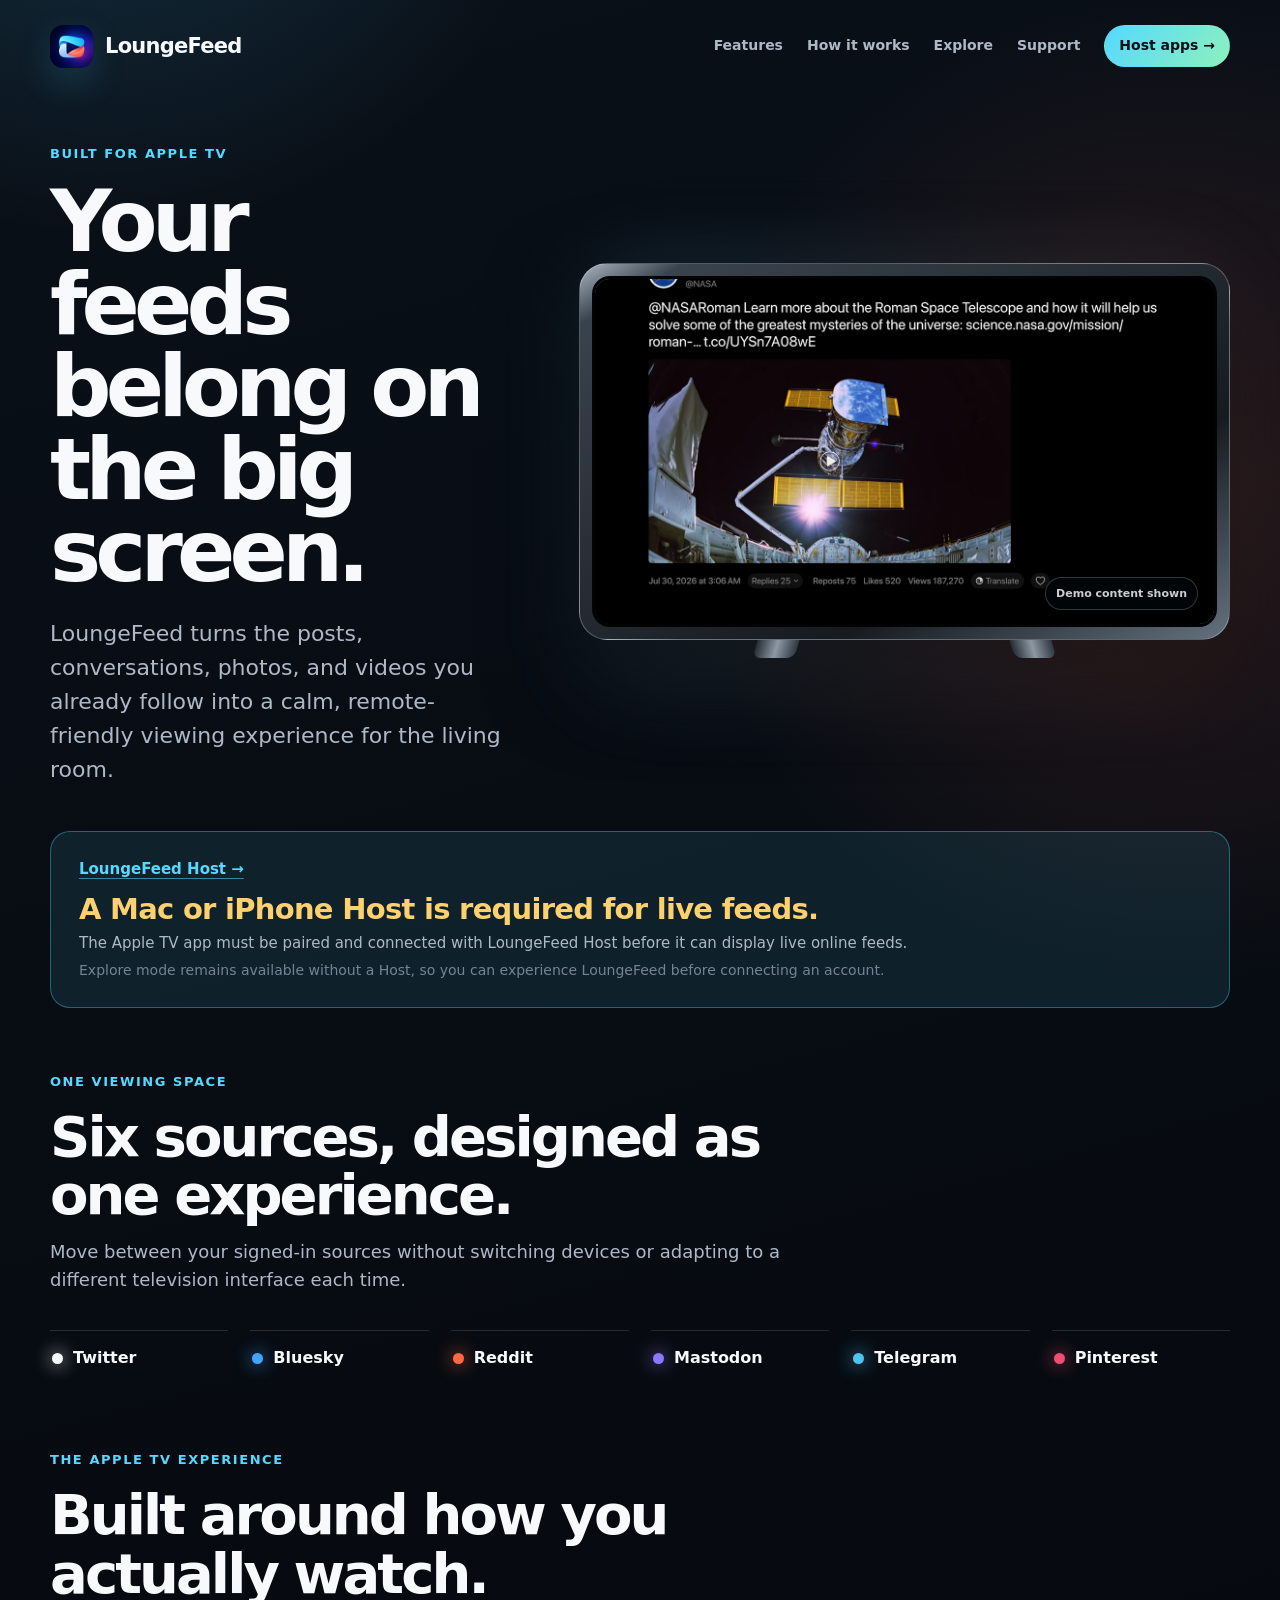
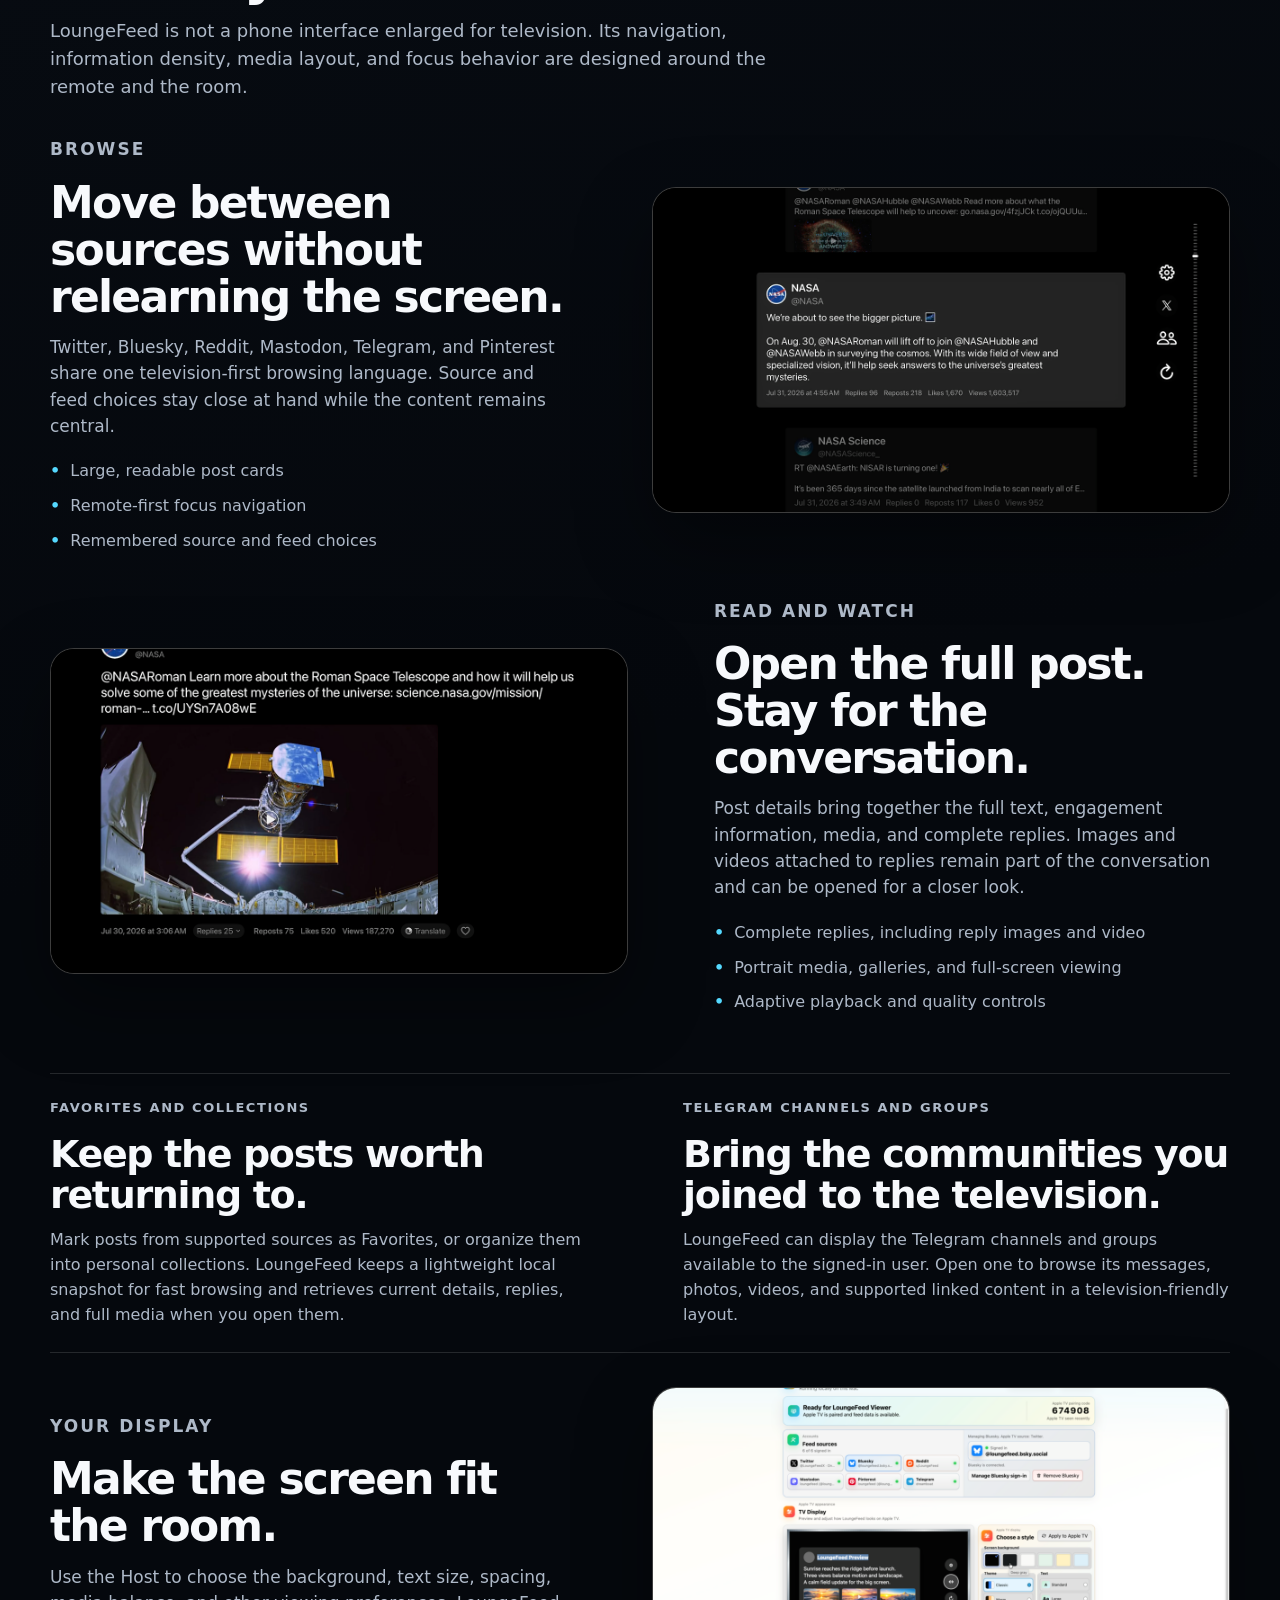
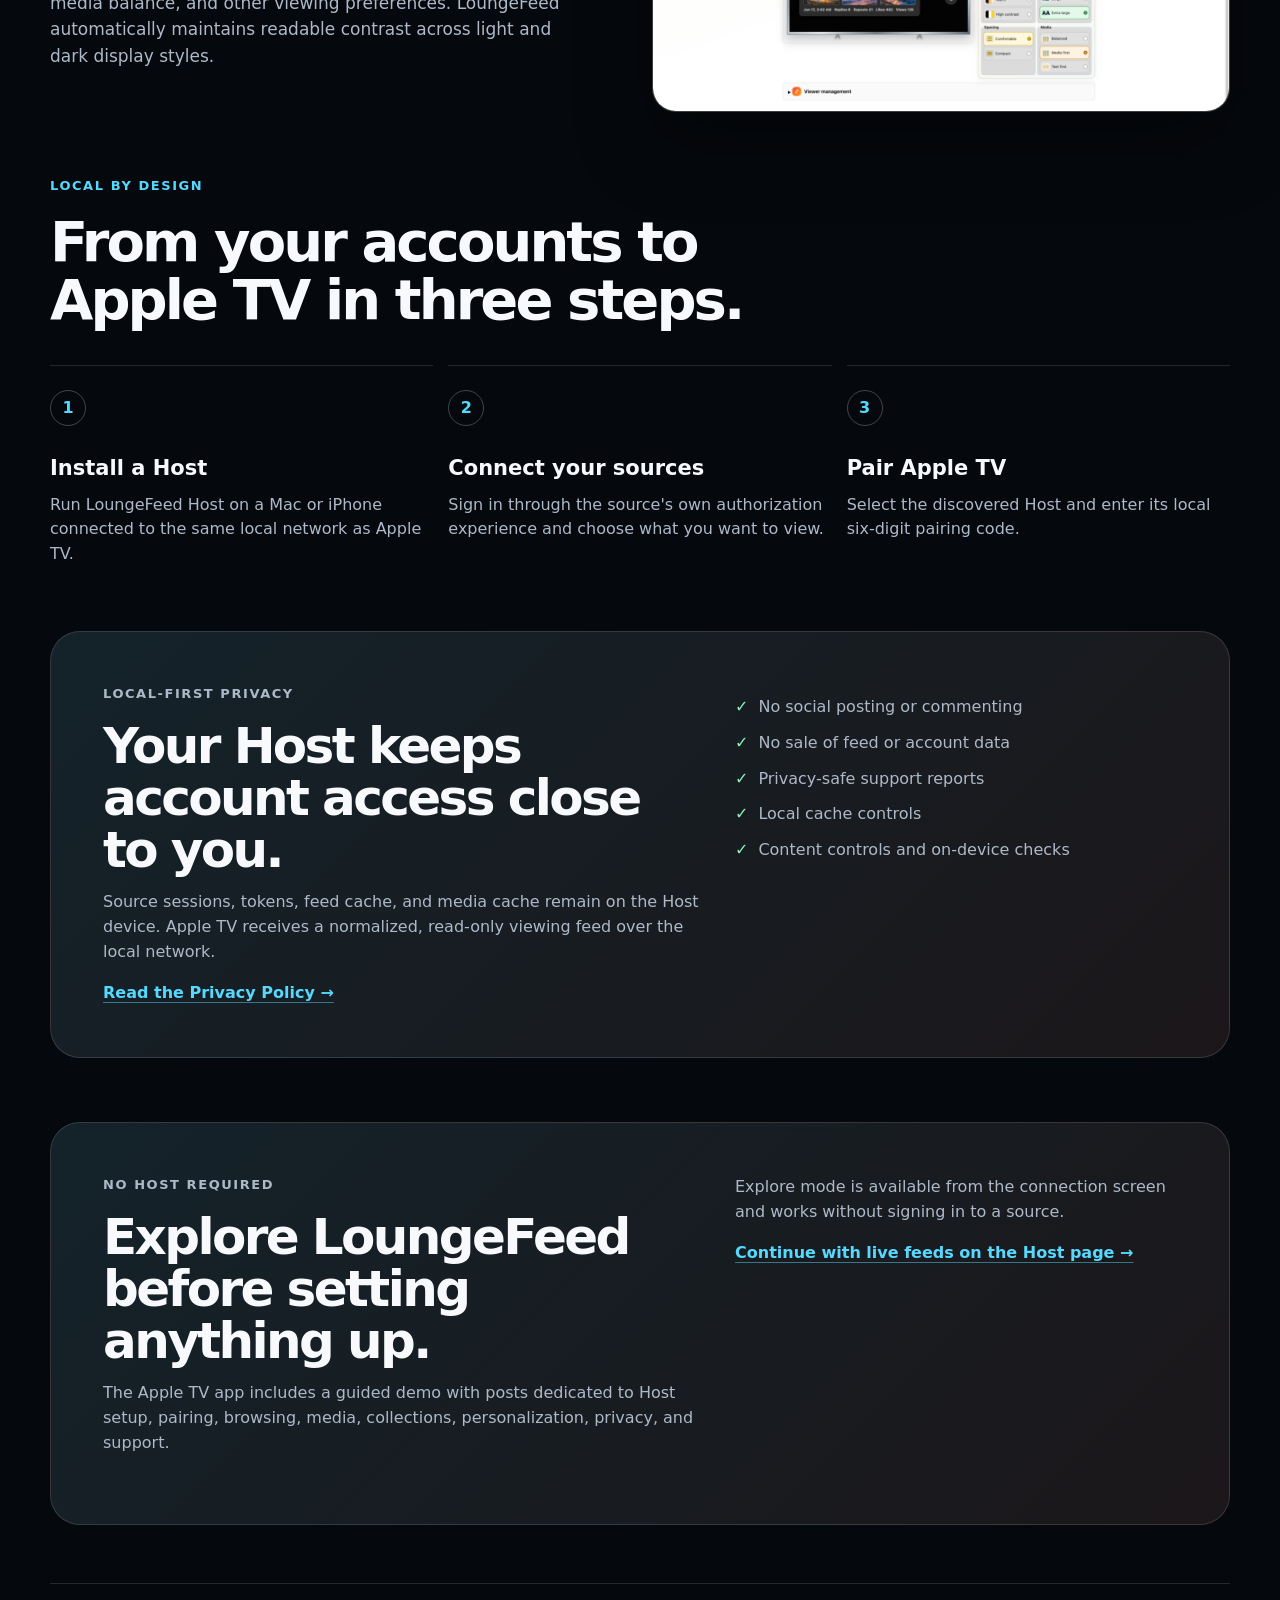
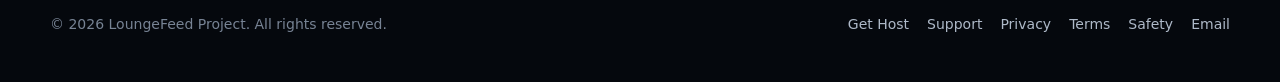
<file: index.html>
<!doctype html>
<html lang="en">
<head>
  <meta charset="utf-8">
  <meta name="viewport" content="width=device-width, initial-scale=1">
  <title>LoungeFeed — Your feeds on Apple TV</title>
  <meta name="description" content="Browse your authorized feeds, conversations, photos, and videos from the comfort of Apple TV with LoungeFeed and a local Mac or iPhone Host.">
  <meta name="theme-color" content="#05080d">
  <link rel="icon" href="assets/icons/icon-32.png" sizes="32x32" type="image/png">
  <link rel="apple-touch-icon" href="assets/icons/icon-180.png">
  <link rel="manifest" href="site.webmanifest">
  <link rel="stylesheet" href="assets/site.css?v=20260802-5">
</head>
<body class="home-page">
  <div class="site-shell">
    <header class="site-header">
      <a class="brand" href="index.html" aria-label="LoungeFeed home">
        <img src="assets/icons/icon-192.png" alt="">
        <span>LoungeFeed</span>
      </a>
      <nav class="site-nav" aria-label="Main navigation">
        <a href="#features">Features</a>
        <a href="#how-it-works">How it works</a>
        <a href="#explore">Explore</a>
        <a href="support.html">Support</a>
        <a class="nav-cta" href="host.html">Host apps →</a>
      </nav>
    </header>

    <main>
      <section class="hero" aria-labelledby="hero-title">
        <div class="hero-copy">
          <p class="eyebrow">Built for Apple TV</p>
          <h1 id="hero-title">Your feeds belong on the big screen.</h1>
          <p class="hero-lead">LoungeFeed turns the posts, conversations, photos, and videos you already follow into a calm, remote-friendly viewing experience for the living room.</p>
        </div>
        <div class="visual-stack" aria-label="LoungeFeed post detail on Apple TV">
          <div class="tv-frame">
            <div class="tv-screen">
              <img src="assets/screens/tv-post-detail.png" alt="A LoungeFeed post detail with media and conversation controls on Apple TV">
              <span class="screen-label">Demo content shown</span>
            </div>
          </div>
          <div class="tv-stand" aria-hidden="true"></div>
        </div>
      </section>

      <aside class="requirement-bar" aria-label="Host requirement">
        <div>
          <a class="requirement-title" href="host.html">LoungeFeed Host →</a>
          <strong>A Mac or iPhone Host is required for live feeds.</strong>
          <p>The Apple TV app must be paired and connected with LoungeFeed Host before it can display live online feeds.</p>
          <p class="requirement-secondary">Explore mode remains available without a Host, so you can experience LoungeFeed before connecting an account.</p>
        </div>
      </aside>

      <section class="section" aria-labelledby="sources-title">
        <div class="section-heading">
          <p class="eyebrow">One viewing space</p>
          <h2 id="sources-title">Six sources, designed as one experience.</h2>
          <p class="section-lead">Move between your signed-in sources without switching devices or adapting to a different television interface each time.</p>
        </div>
        <div class="source-cloud" aria-label="Supported sources">
          <div class="source-chip"><span class="source-dot"></span>Twitter</div>
          <div class="source-chip"><span class="source-dot"></span>Bluesky</div>
          <div class="source-chip"><span class="source-dot"></span>Reddit</div>
          <div class="source-chip"><span class="source-dot"></span>Mastodon</div>
          <div class="source-chip"><span class="source-dot"></span>Telegram</div>
          <div class="source-chip"><span class="source-dot"></span>Pinterest</div>
        </div>
      </section>

      <section class="section" id="features" aria-labelledby="features-title">
        <div class="section-heading">
          <p class="eyebrow">The Apple TV experience</p>
          <h2 id="features-title">Built around how you actually watch.</h2>
          <p class="section-lead">LoungeFeed is not a phone interface enlarged for television. Its navigation, information density, media layout, and focus behavior are designed around the remote and the room.</p>
        </div>

        <div class="story">
          <div class="story-copy">
            <p class="eyebrow">Browse</p>
            <h3>Move between sources without relearning the screen.</h3>
            <p>Twitter, Bluesky, Reddit, Mastodon, Telegram, and Pinterest share one television-first browsing language. Source and feed choices stay close at hand while the content remains central.</p>
            <ul class="story-points"><li>Large, readable post cards</li><li>Remote-first focus navigation</li><li>Remembered source and feed choices</li></ul>
          </div>
          <div class="story-media screenshot-card"><img src="assets/screens/tv-feed.png" loading="lazy" alt="LoungeFeed feed view on Apple TV with a focused post and source controls"></div>
        </div>

        <div class="story reverse">
          <div class="story-copy">
            <p class="eyebrow">Read and watch</p>
            <h3>Open the full post. Stay for the conversation.</h3>
            <p>Post details bring together the full text, engagement information, media, and complete replies. Images and videos attached to replies remain part of the conversation and can be opened for a closer look.</p>
            <ul class="story-points"><li>Complete replies, including reply images and video</li><li>Portrait media, galleries, and full-screen viewing</li><li>Adaptive playback and quality controls</li></ul>
          </div>
          <div class="story-media screenshot-card"><img src="assets/screens/tv-post-detail.png" loading="lazy" alt="LoungeFeed detail view with a large media preview and reply controls"></div>
        </div>

        <div class="feature-pair">
          <article class="feature-essay">
            <p class="eyebrow">Favorites and collections</p>
            <h3>Keep the posts worth returning to.</h3>
            <p>Mark posts from supported sources as Favorites, or organize them into personal collections. LoungeFeed keeps a lightweight local snapshot for fast browsing and retrieves current details, replies, and full media when you open them.</p>
          </article>
          <article class="feature-essay">
            <p class="eyebrow">Telegram channels and groups</p>
            <h3>Bring the communities you joined to the television.</h3>
            <p>LoungeFeed can display the Telegram channels and groups available to the signed-in user. Open one to browse its messages, photos, videos, and supported linked content in a television-friendly layout.</p>
          </article>
        </div>

        <div class="story">
          <div class="story-copy">
            <p class="eyebrow">Your display</p>
            <h3>Make the screen fit the room.</h3>
            <p>Use the Host to choose the background, text size, spacing, media balance, and other viewing preferences. LoungeFeed automatically maintains readable contrast across light and dark display styles.</p>
          </div>
          <div class="story-media screenshot-card"><img src="assets/screens/mac-host.png" loading="lazy" alt="LoungeFeed Mac Host showing Apple TV display styles and preview controls"></div>
        </div>
      </section>

      <section class="section" id="how-it-works" aria-labelledby="steps-title">
        <div class="section-heading">
          <p class="eyebrow">Local by design</p>
          <h2 id="steps-title">From your accounts to Apple TV in three steps.</h2>
        </div>
        <div class="steps-grid">
          <article class="step-card"><h3>Install a Host</h3><p>Run LoungeFeed Host on a Mac or iPhone connected to the same local network as Apple TV.</p></article>
          <article class="step-card"><h3>Connect your sources</h3><p>Sign in through the source's own authorization experience and choose what you want to view.</p></article>
          <article class="step-card"><h3>Pair Apple TV</h3><p>Select the discovered Host and enter its local six-digit pairing code.</p></article>
        </div>
      </section>

      <section class="section" aria-labelledby="privacy-title">
        <div class="privacy-panel">
          <div>
            <p class="eyebrow">Local-first privacy</p>
            <h2 id="privacy-title">Your Host keeps account access close to you.</h2>
            <p>Source sessions, tokens, feed cache, and media cache remain on the Host device. Apple TV receives a normalized, read-only viewing feed over the local network.</p>
            <a class="text-link" href="privacy.html">Read the Privacy Policy →</a>
          </div>
          <ul class="check-list"><li>No social posting or commenting</li><li>No sale of feed or account data</li><li>Privacy-safe support reports</li><li>Local cache controls</li><li>Content controls and on-device checks</li></ul>
        </div>
      </section>

      <section class="section" id="explore" aria-labelledby="explore-title">
        <div class="explore-panel">
          <div>
            <p class="eyebrow">No Host required</p>
            <h2 id="explore-title">Explore LoungeFeed before setting anything up.</h2>
            <p>The Apple TV app includes a guided demo with posts dedicated to Host setup, pairing, browsing, media, collections, personalization, privacy, and support.</p>
          </div>
          <div>
            <p>Explore mode is available from the connection screen and works without signing in to a source.</p>
            <a class="text-link" href="host.html">Continue with live feeds on the Host page →</a>
          </div>
        </div>
      </section>
    </main>

    <footer class="site-footer">
      <span>© 2026 LoungeFeed Project. All rights reserved.</span>
      <span class="footer-links"><a href="host.html">Get Host</a><a href="support.html">Support</a><a href="privacy.html">Privacy</a><a href="terms.html">Terms</a><a href="safety.html">Safety</a><a href="mailto:loungefeed@outlook.com">Email</a></span>
    </footer>
  </div>
</body>
</html>
</file>
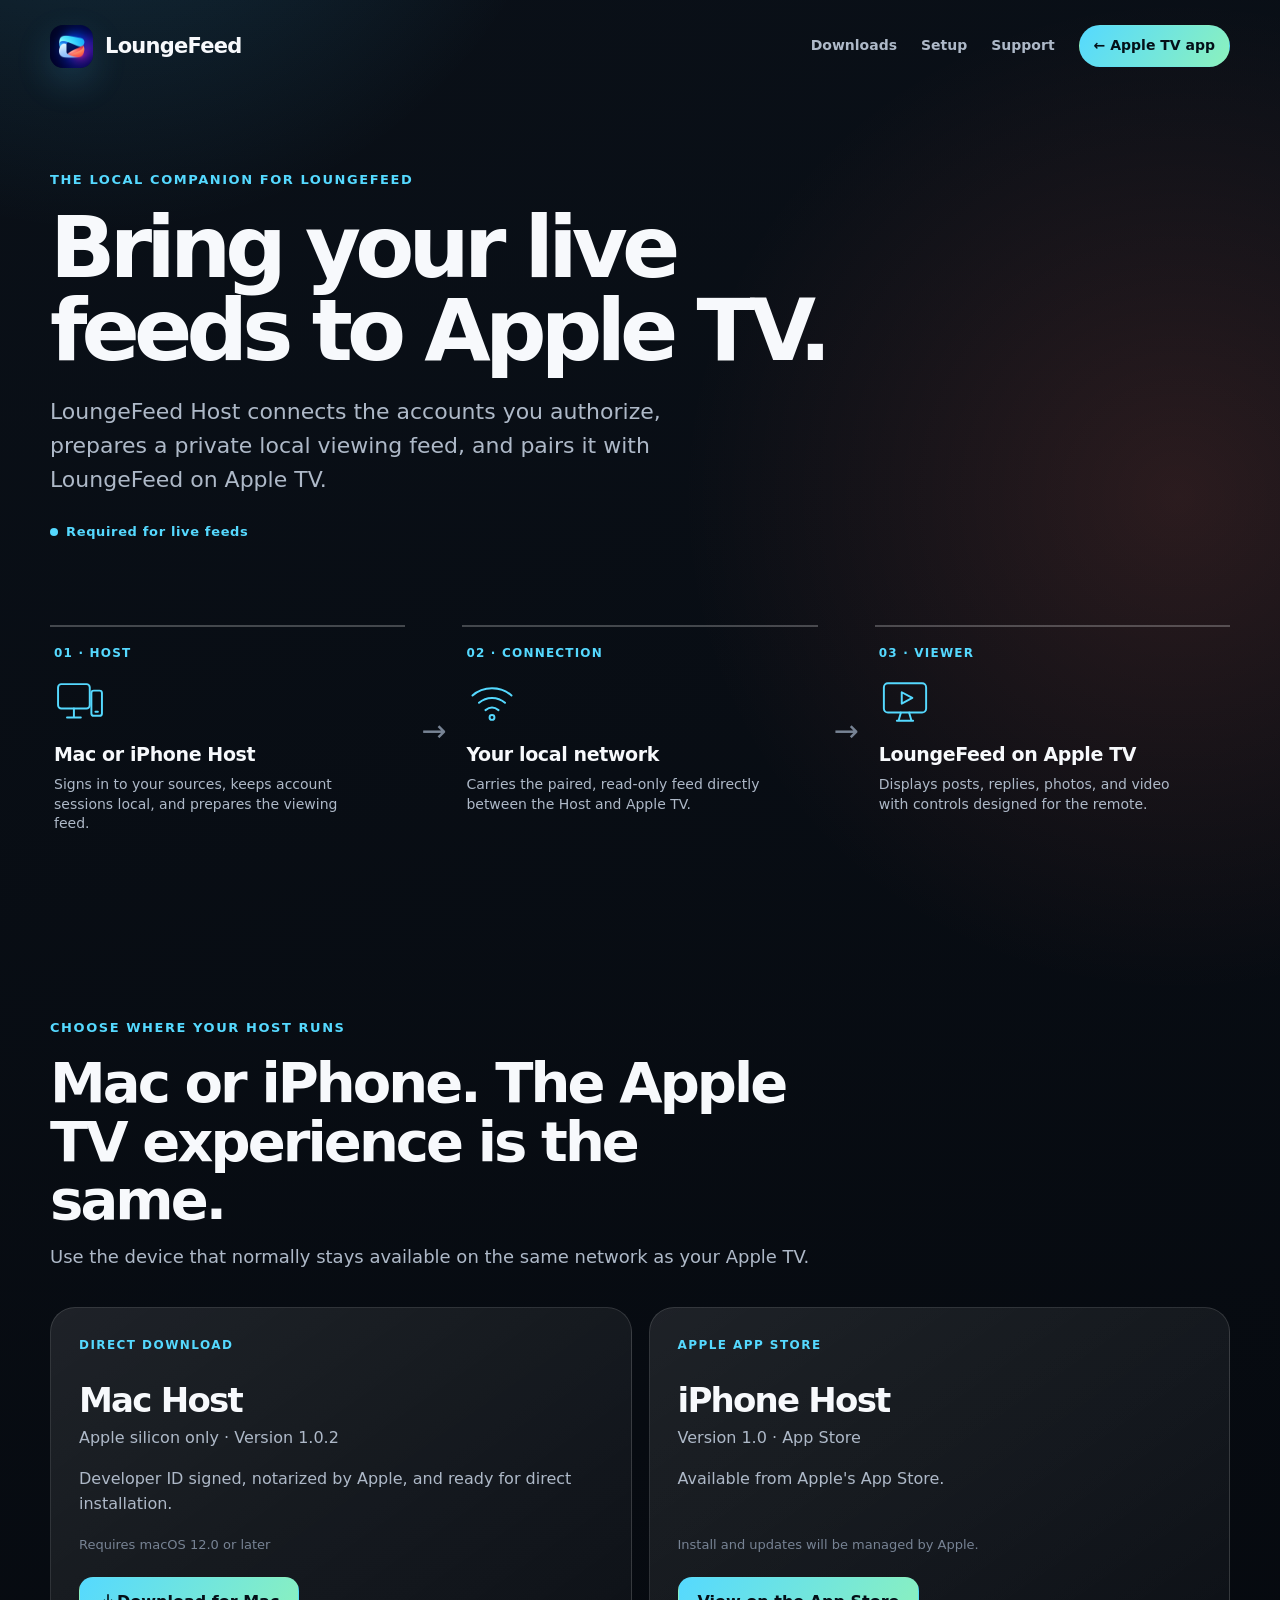
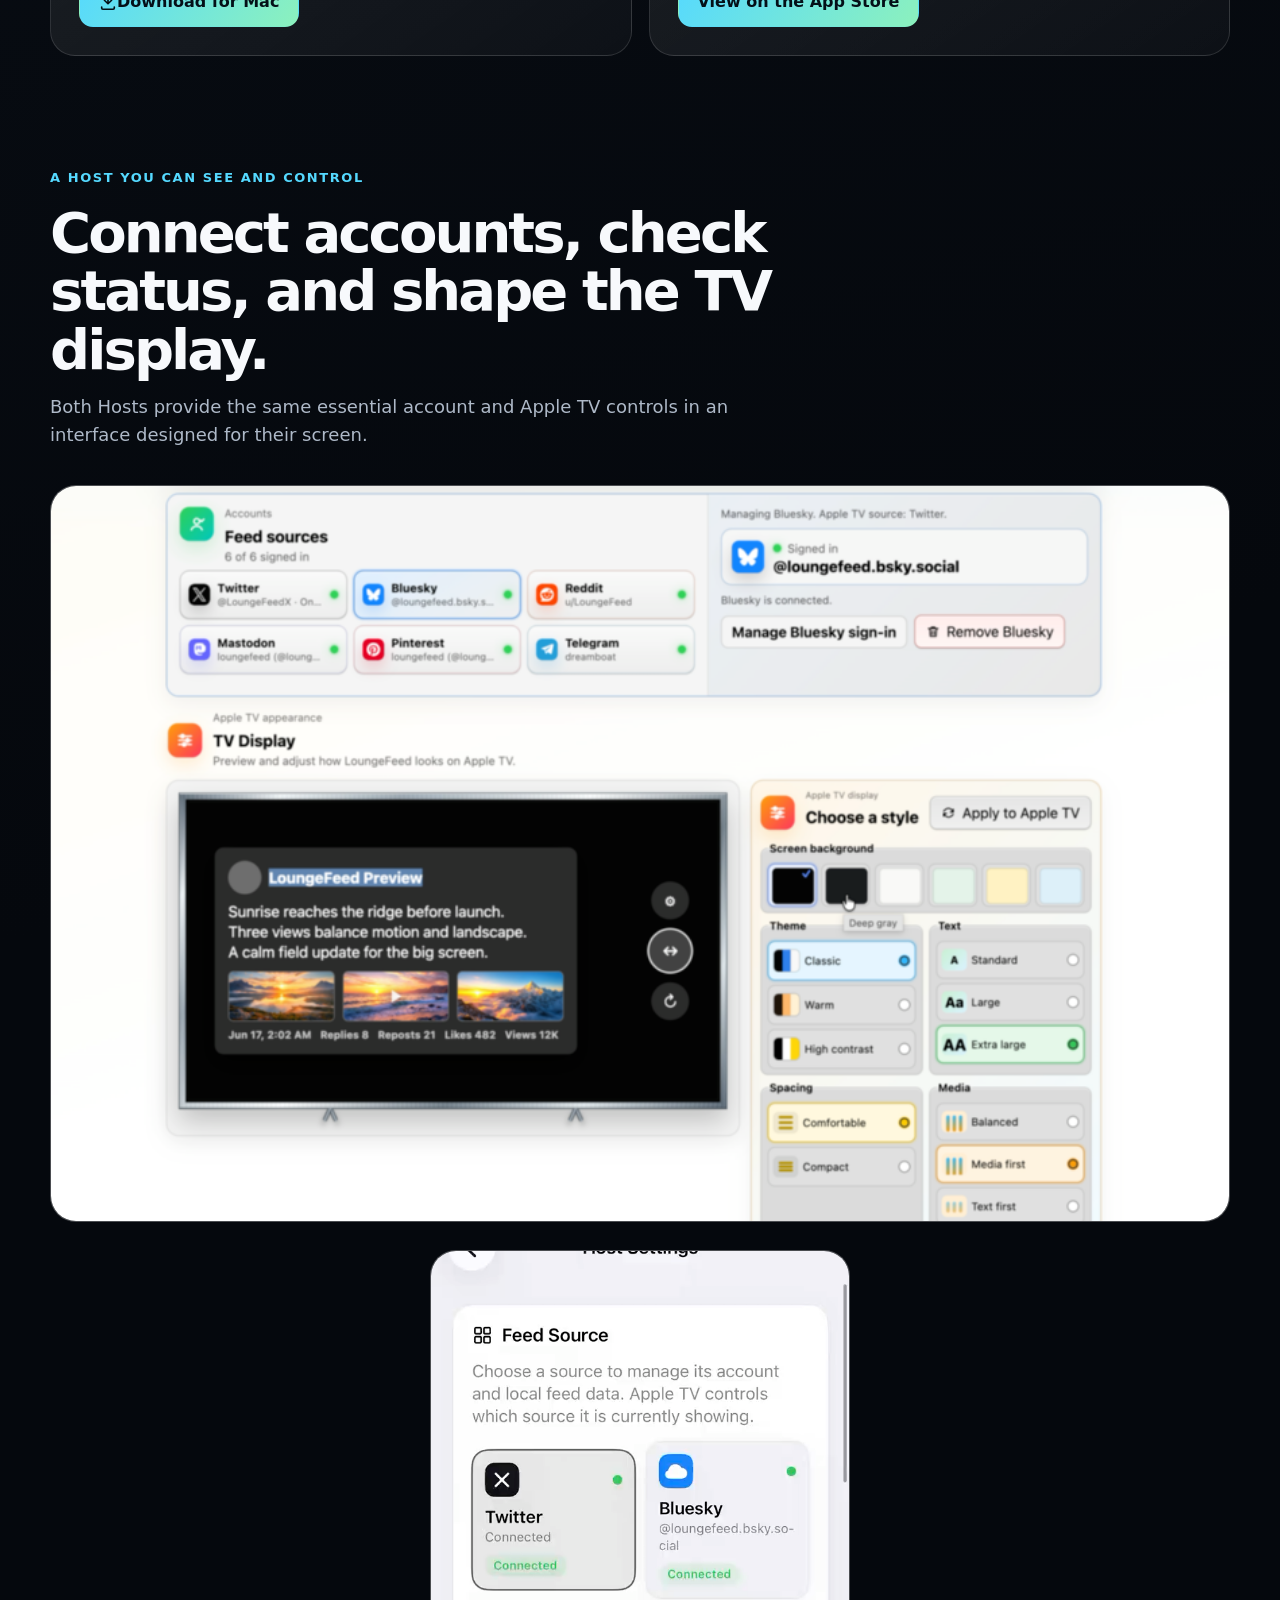
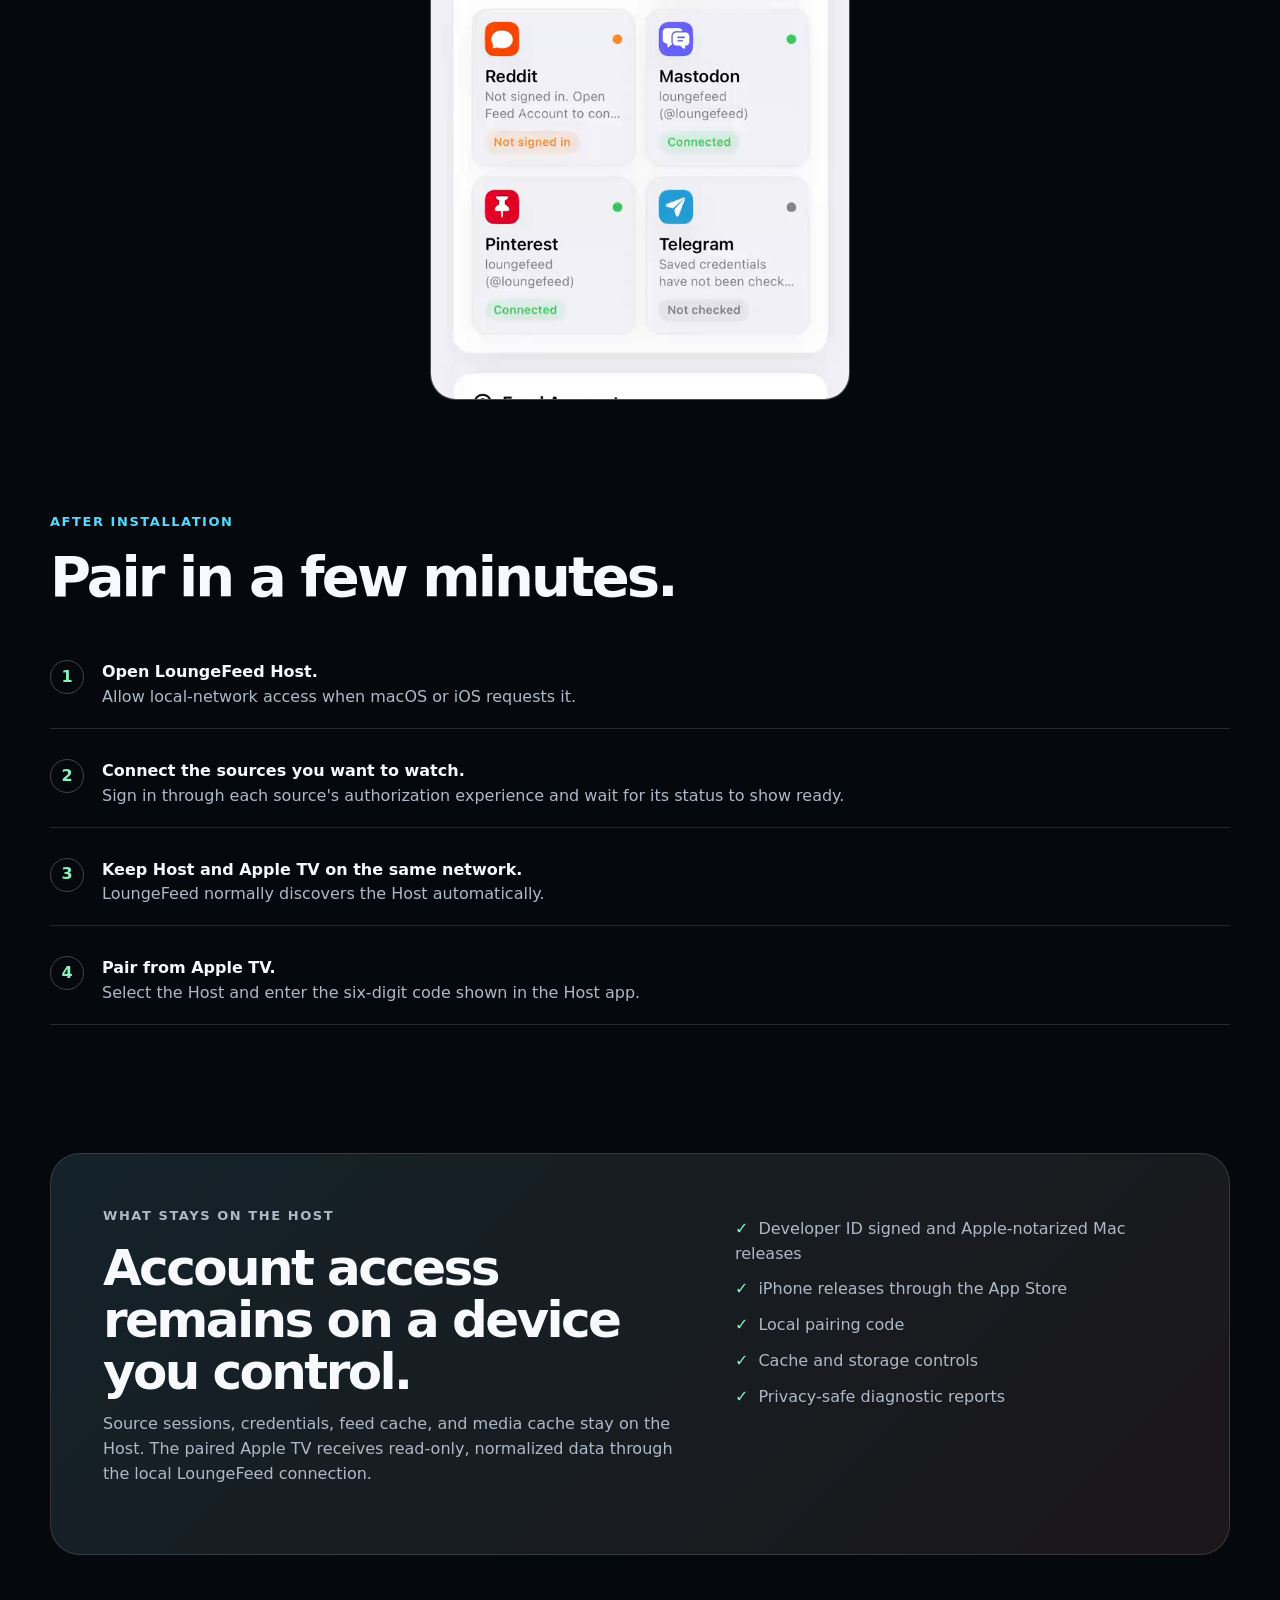
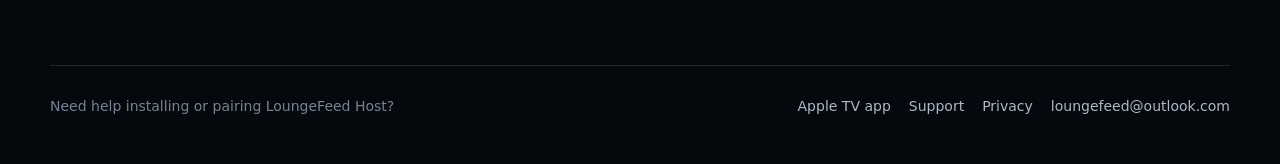
<file: host.html>
<!doctype html>
<html lang="en">
<head>
  <meta charset="utf-8">
  <meta name="viewport" content="width=device-width, initial-scale=1">
  <title>Get LoungeFeed Host</title>
  <meta name="description" content="Install LoungeFeed Host on Mac or iPhone, connect your sources, and pair live feeds with LoungeFeed on Apple TV.">
  <meta name="theme-color" content="#05080d">
  <link rel="icon" href="assets/icons/icon-32.png" sizes="32x32" type="image/png">
  <link rel="apple-touch-icon" href="assets/icons/icon-180.png">
  <link rel="manifest" href="site.webmanifest">
  <link rel="stylesheet" href="assets/site.css?v=20260802-5">
</head>
<body>
  <div class="site-shell">
    <header class="site-header">
      <a class="brand" href="index.html" aria-label="LoungeFeed home"><img src="assets/icons/icon-192.png" alt=""><span>LoungeFeed</span></a>
      <nav class="site-nav" aria-label="Main navigation">
        <a href="#downloads">Downloads</a>
        <a href="#setup">Setup</a>
        <a href="support.html">Support</a>
        <a class="nav-cta" href="index.html">← Apple TV app</a>
      </nav>
    </header>

    <main>
      <section class="host-hero" aria-labelledby="host-title">
        <p class="eyebrow">The local companion for LoungeFeed</p>
        <h1 id="host-title">Bring your live feeds to Apple TV.</h1>
        <p class="hero-lead">LoungeFeed Host connects the accounts you authorize, prepares a private local viewing feed, and pairs it with LoungeFeed on Apple TV.</p>
        <p class="required-note"><span aria-hidden="true"></span>Required for live feeds</p>
      </section>

      <section class="connection-flow" aria-label="How LoungeFeed Host connects to Apple TV">
        <div class="flow-device">
          <span class="flow-step">01 · Host</span>
          <svg class="flow-icon" viewBox="0 0 64 64" aria-hidden="true"><rect x="5" y="10" width="39" height="30" rx="4"></rect><path d="M16 51h17M24.5 40v11"></path><rect x="46" y="18" width="13" height="31" rx="3"></rect><path d="M51 44h3"></path></svg>
          <strong>Mac or iPhone Host</strong>
          <p>Signs in to your sources, keeps account sessions local, and prepares the viewing feed.</p>
        </div>
        <span class="flow-arrow" aria-hidden="true">→</span>
        <div class="flow-device">
          <span class="flow-step">02 · Connection</span>
          <svg class="flow-icon" viewBox="0 0 64 64" aria-hidden="true"><path d="M8 24c13-12 35-12 48 0M16 33c9-8 23-8 32 0M24 42c5-4 11-4 16 0"></path><circle cx="32" cy="51" r="3"></circle></svg>
          <strong>Your local network</strong>
          <p>Carries the paired, read-only feed directly between the Host and Apple TV.</p>
        </div>
        <span class="flow-arrow" aria-hidden="true">→</span>
        <div class="flow-device">
          <span class="flow-step">03 · Viewer</span>
          <svg class="flow-icon" viewBox="0 0 64 64" aria-hidden="true"><rect x="6" y="9" width="52" height="36" rx="5"></rect><path d="M22 55h20M27 45l-3 10M37 45l3 10"></path><path d="M28 20l13 7-13 7z"></path></svg>
          <strong>LoungeFeed on Apple TV</strong>
          <p>Displays posts, replies, photos, and video with controls designed for the remote.</p>
        </div>
      </section>

      <section class="section" id="downloads" aria-labelledby="download-title">
        <div class="section-heading">
          <p class="eyebrow">Choose where your Host runs</p>
          <h2 id="download-title">Mac or iPhone. The Apple TV experience is the same.</h2>
          <p class="section-lead">Use the device that normally stays available on the same network as your Apple TV.</p>
        </div>

        <div class="download-grid" aria-label="Host downloads">
          <article class="download-card">
            <span class="platform-tag">Direct download</span>
            <h2>Mac Host</h2>
            <p class="download-detail" id="mac-detail">Apple silicon only · Release information coming soon</p>
            <p class="download-status" id="mac-status">The Developer ID signed and Apple-notarized download is being prepared.</p>
            <p class="download-meta" id="mac-meta">The download will include version and integrity information.</p>
            <span class="release-state" id="mac-pending">Availability: preparing for launch</span>
            <a class="button primary" id="mac-action" hidden>Download for Mac</a>
          </article>
          <article class="download-card">
            <span class="platform-tag">Apple App Store</span>
            <h2>iPhone Host</h2>
            <p class="download-detail" id="iphone-detail">Distributed through the App Store</p>
            <p class="download-status" id="iphone-status">The iPhone App Store release is being prepared.</p>
            <p class="download-meta" id="iphone-meta">Install and updates will be managed by Apple.</p>
            <span class="release-state" id="iphone-pending">Availability: preparing for launch</span>
            <a class="button primary" id="iphone-action" hidden>View on the App Store</a>
          </article>
        </div>
      </section>

      <section class="section" aria-labelledby="host-view-title">
        <div class="section-heading">
          <p class="eyebrow">A Host you can see and control</p>
          <h2 id="host-view-title">Connect accounts, check status, and shape the TV display.</h2>
          <p class="section-lead">Both Hosts provide the same essential account and Apple TV controls in an interface designed for their screen.</p>
        </div>
        <div class="host-screens">
          <figure class="device-shot mac"><img src="assets/screens/mac-host.png" loading="lazy" alt="LoungeFeed Mac Host showing connected sources and Apple TV display settings"></figure>
          <figure class="device-shot phone"><img src="assets/screens/iphone-host.png" loading="lazy" alt="LoungeFeed iPhone Host showing its source account controls"></figure>
        </div>
      </section>

      <section class="section" id="setup" aria-labelledby="setup-title">
        <div class="section-heading">
          <p class="eyebrow">After installation</p>
          <h2 id="setup-title">Pair in a few minutes.</h2>
        </div>
        <ol class="install-list">
          <li><span><strong>Open LoungeFeed Host.</strong><br>Allow local-network access when macOS or iOS requests it.</span></li>
          <li><span><strong>Connect the sources you want to watch.</strong><br>Sign in through each source's authorization experience and wait for its status to show ready.</span></li>
          <li><span><strong>Keep Host and Apple TV on the same network.</strong><br>LoungeFeed normally discovers the Host automatically.</span></li>
          <li><span><strong>Pair from Apple TV.</strong><br>Select the Host and enter the six-digit code shown in the Host app.</span></li>
        </ol>
      </section>

      <section class="section" aria-labelledby="trust-title">
        <div class="privacy-panel">
          <div>
            <p class="eyebrow">What stays on the Host</p>
            <h2 id="trust-title">Account access remains on a device you control.</h2>
            <p>Source sessions, credentials, feed cache, and media cache stay on the Host. The paired Apple TV receives read-only, normalized data through the local LoungeFeed connection.</p>
          </div>
          <ul class="check-list"><li>Developer ID signed and Apple-notarized Mac releases</li><li>iPhone releases through the App Store</li><li>Local pairing code</li><li>Cache and storage controls</li><li>Privacy-safe diagnostic reports</li></ul>
        </div>
      </section>
    </main>

    <footer class="site-footer">
      <span>Need help installing or pairing LoungeFeed Host?</span>
      <span class="footer-links"><a href="index.html">Apple TV app</a><a href="support.html">Support</a><a href="privacy.html">Privacy</a><a href="mailto:loungefeed@outlook.com">loungefeed@outlook.com</a></span>
    </footer>
  </div>

  <script>
    const setDownload = (platform, data) => {
      const action = document.getElementById(`${platform}-action`);
      if (data.status !== "available") return;
      const url = platform === "mac" ? data.downloadURL : data.appStoreURL;
      if (!url) return;
      action.href = url;
      action.hidden = false;
      const availability = document.getElementById(`${platform}-pending`);
      availability.remove();
      action.innerHTML = platform === "mac"
        ? '<svg class="button-icon" aria-hidden="true" viewBox="0 0 20 20" fill="none"><path d="M10 2v10m0 0 4-4m-4 4-4-4M3 15.5v1.25c0 .69.56 1.25 1.25 1.25h11.5c.69 0 1.25-.56 1.25-1.25V15.5" stroke="currentColor" stroke-width="1.8" stroke-linecap="round" stroke-linejoin="round"/></svg>Download for Mac'
        : "View on the App Store";
    };

    fetch("host-downloads.json", { cache: "no-store" })
      .then(response => response.ok ? response.json() : Promise.reject(new Error("metadata unavailable")))
      .then(data => {
        const mac = data.macOS || {};
        const iphone = data.iPhone || {};
        if (mac.version) document.getElementById("mac-detail").textContent = `${mac.architecture || "Apple silicon only"} · Version ${mac.version}`;
        if (mac.minimumSystemVersion) document.getElementById("mac-meta").textContent = `Requires macOS ${mac.minimumSystemVersion} or later`;
        if (mac.status === "available") document.getElementById("mac-status").textContent = "Developer ID signed, notarized by Apple, and ready for direct installation.";
        if (iphone.version) document.getElementById("iphone-detail").textContent = `Version ${iphone.version} · App Store`;
        if (iphone.status === "available") document.getElementById("iphone-status").textContent = "Available from Apple's App Store.";
        setDownload("mac", mac);
        setDownload("iphone", iphone);
      })
      .catch(() => {});
  </script>
</body>
</html>
</file>
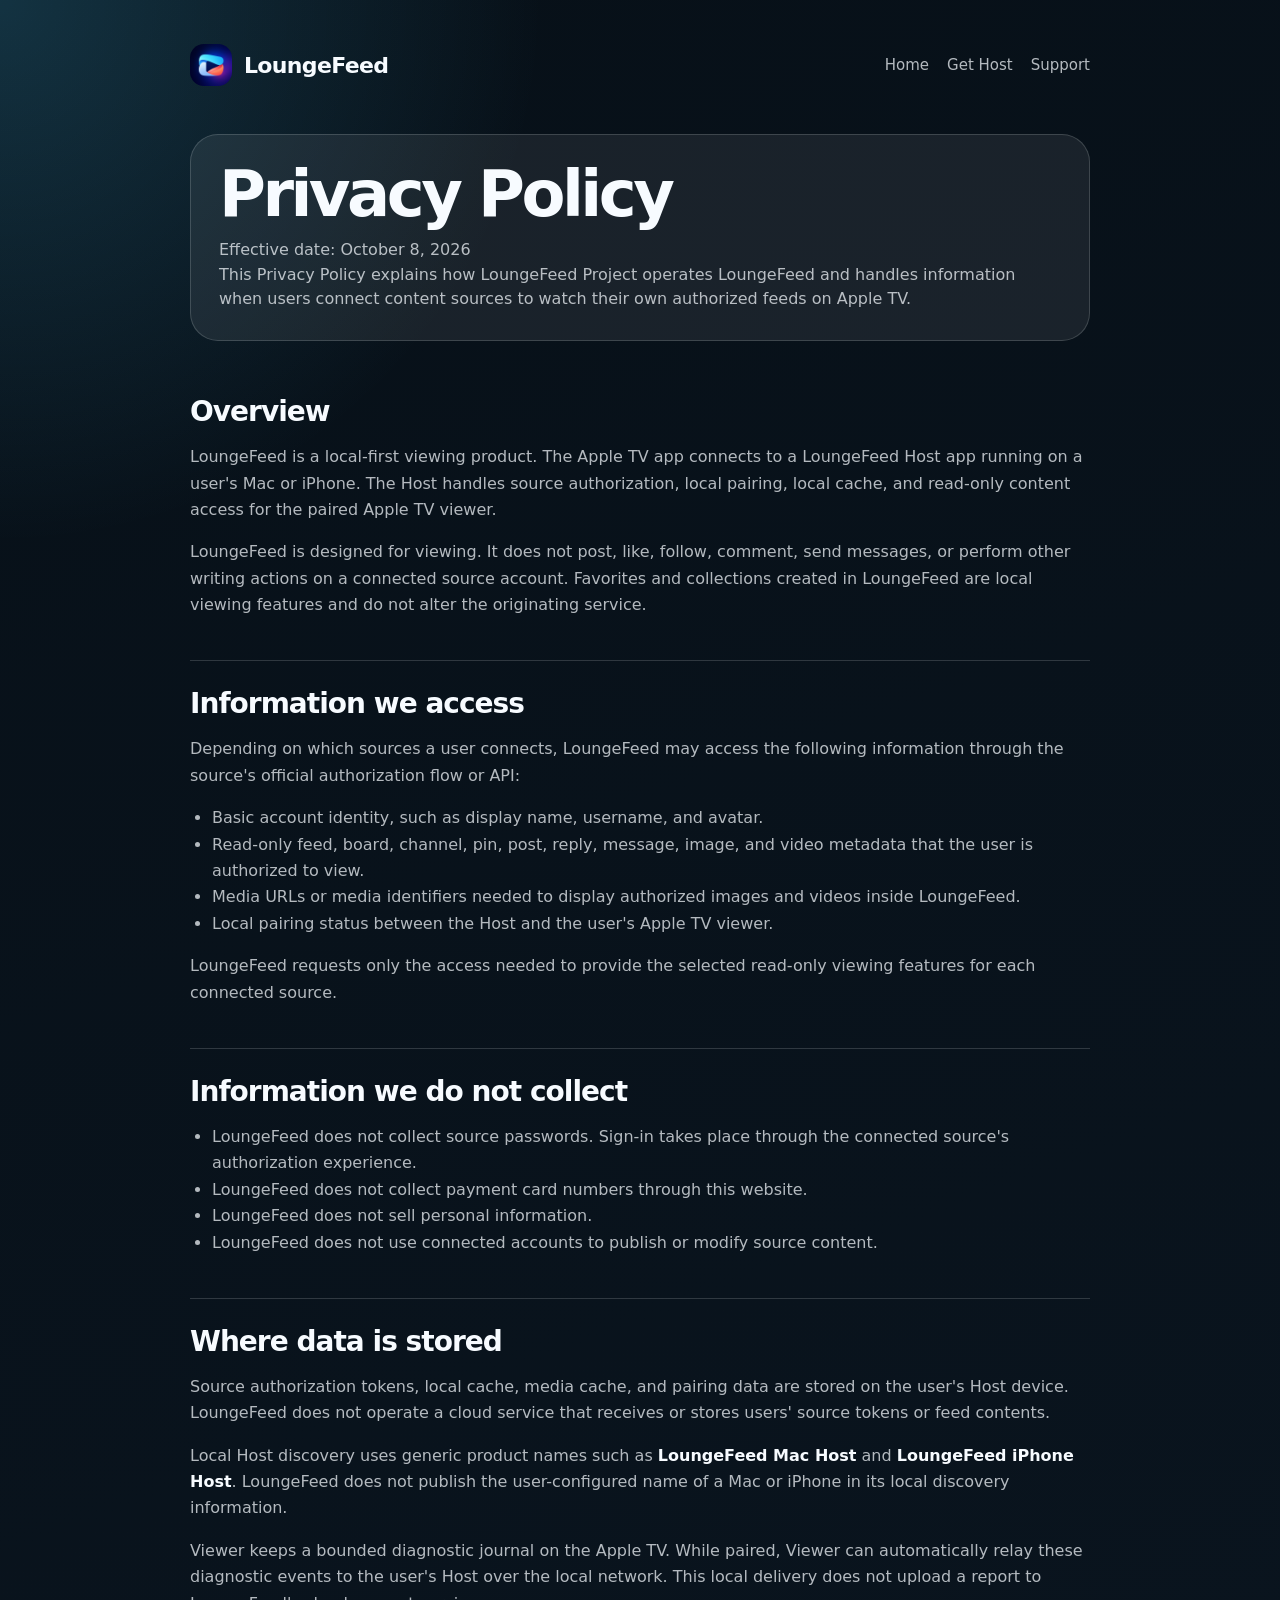
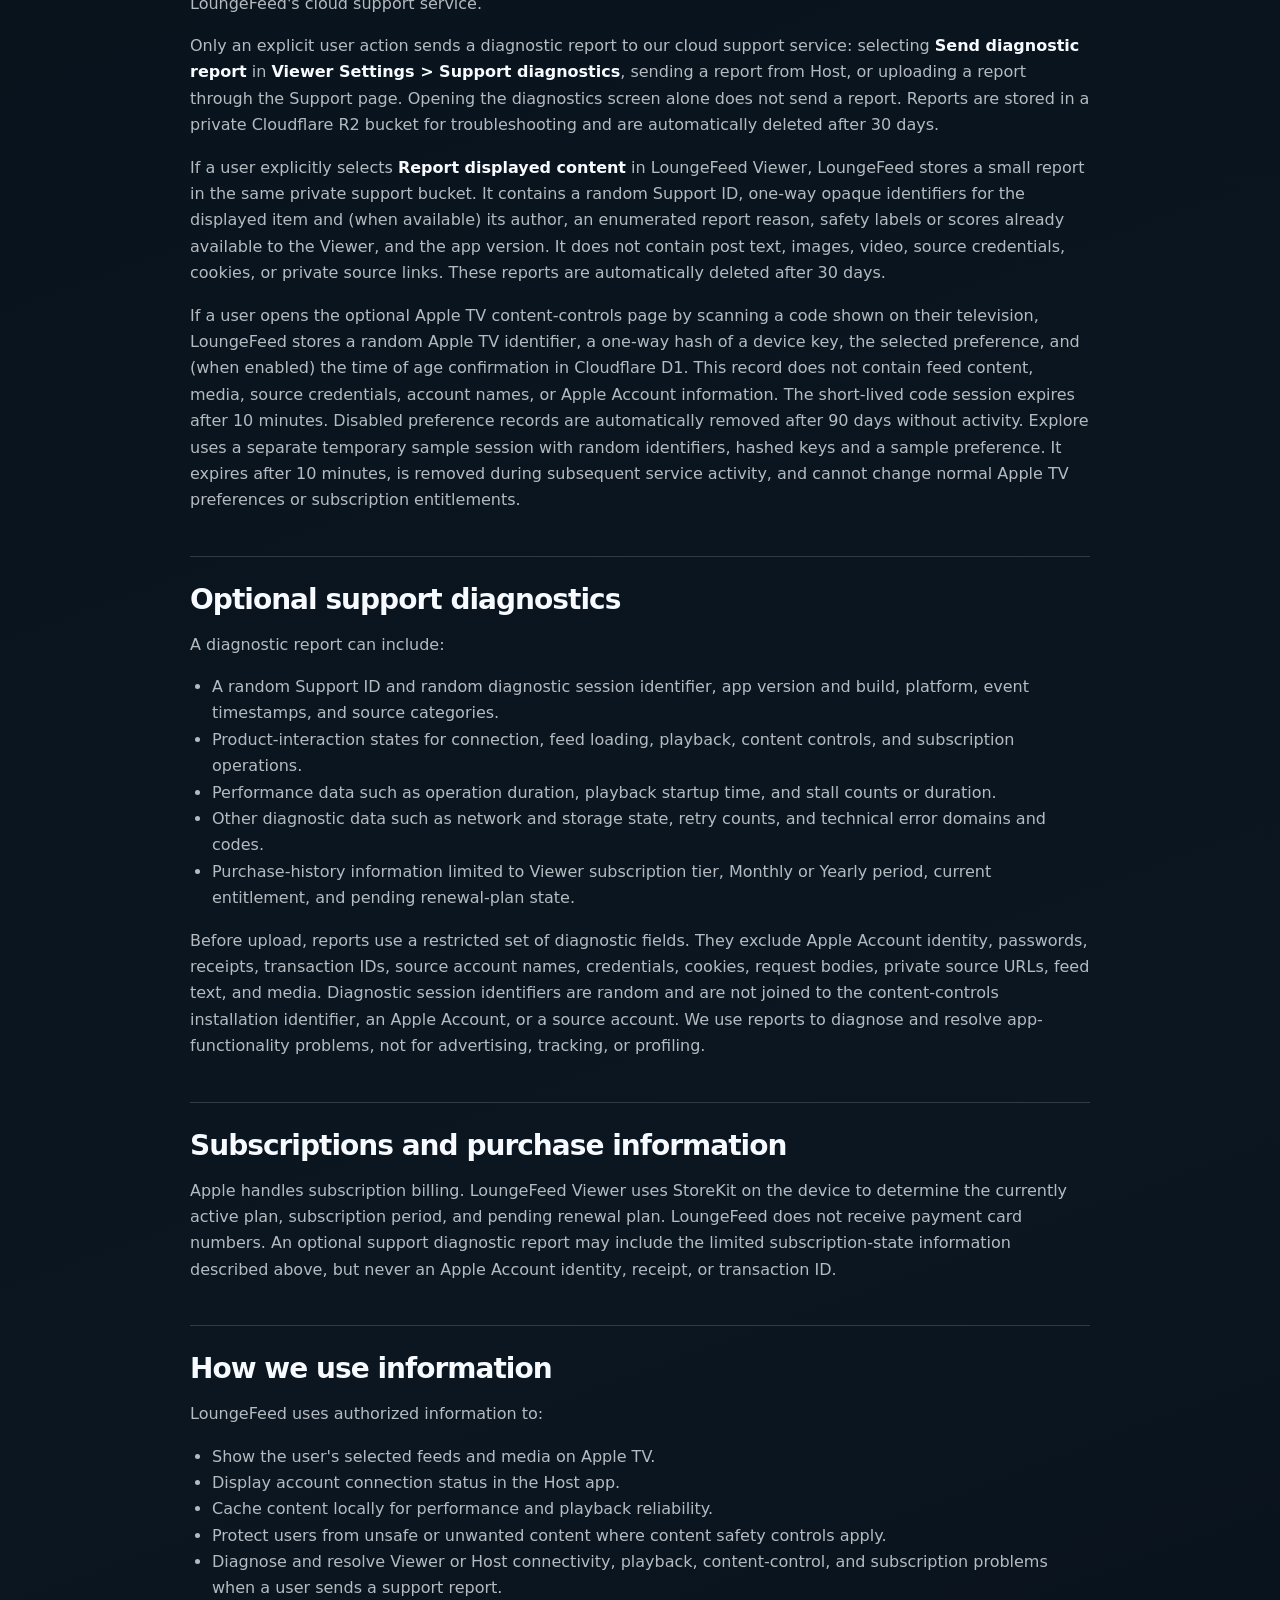
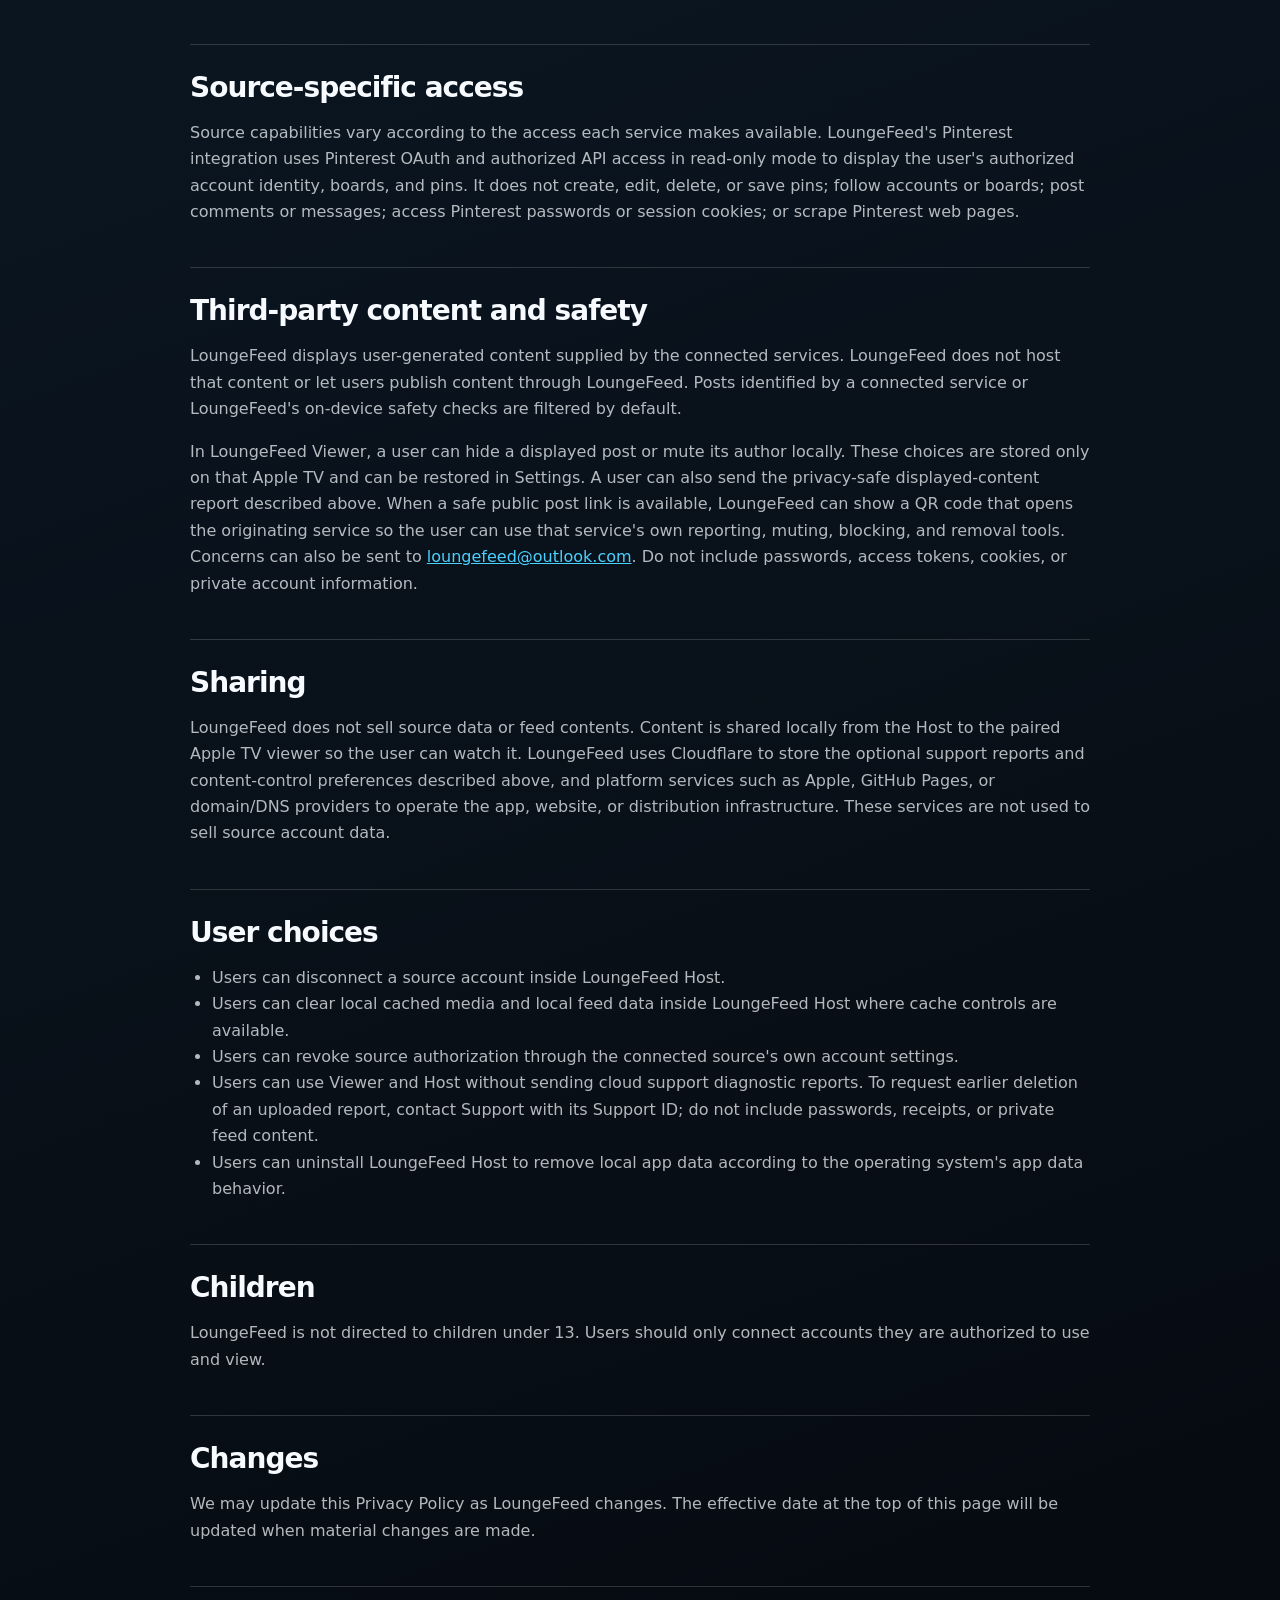
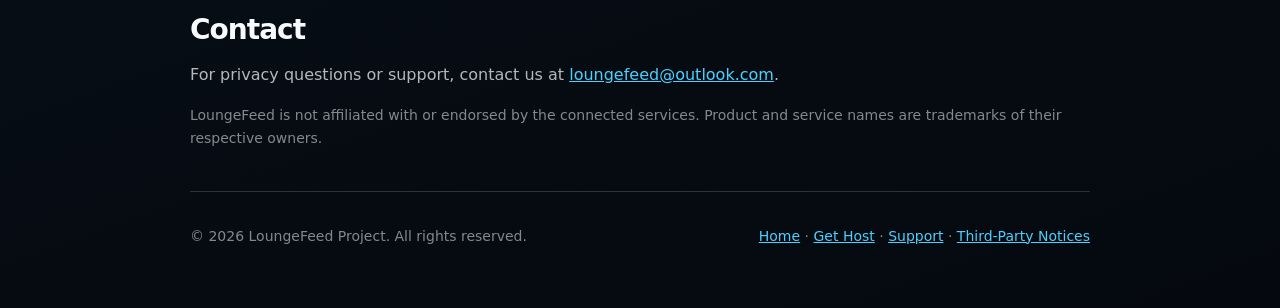
<file: privacy.html>
<!doctype html>
<html lang="en">
<head>
  <meta charset="utf-8">
  <meta name="viewport" content="width=device-width, initial-scale=1">
  <title>Privacy Policy - LoungeFeed</title>
  <meta name="description" content="Privacy Policy for LoungeFeed.">
  <link rel="icon" href="assets/icons/icon-32.png" sizes="32x32" type="image/png">
  <link rel="apple-touch-icon" href="assets/icons/icon-180.png">
  <link rel="manifest" href="site.webmanifest">
  <style>
    :root {
      color-scheme: dark;
      --bg: #071018;
      --card: rgba(255, 255, 255, 0.075);
      --text: #f7fbff;
      --muted: rgba(247, 251, 255, 0.72);
      --soft: rgba(247, 251, 255, 0.52);
      --line: rgba(247, 251, 255, 0.16);
      --accent: #4bd0ff;
      --accent-2: #9cffb2;
      font-family: Inter, ui-sans-serif, system-ui, -apple-system, BlinkMacSystemFont, "Segoe UI", sans-serif;
    }
    * { box-sizing: border-box; }
    body {
      margin: 0;
      background:
        radial-gradient(circle at top left, rgba(75, 208, 255, 0.18), transparent 34rem),
        linear-gradient(160deg, #071018 0%, #0b1621 56%, #05090f 100%);
      color: var(--text);
      min-height: 100vh;
    }
    a { color: var(--accent); }
    .page {
      width: min(900px, calc(100% - 40px));
      margin: 0 auto;
      padding: 32px 0 64px;
    }
    header {
      display: flex;
      align-items: center;
      justify-content: space-between;
      gap: 20px;
      padding: 12px 0 48px;
    }
    .brand {
      display: inline-flex;
      align-items: center;
      gap: 12px;
      font-weight: 750;
      letter-spacing: -0.03em;
      text-decoration: none;
      color: var(--text);
      font-size: 22px;
    }
    .logo {
      width: 42px;
      height: 42px;
      border-radius: 14px;
      object-fit: cover;
    }
    nav {
      display: flex;
      gap: 18px;
      color: var(--muted);
      font-size: 15px;
    }
    nav a {
      color: var(--muted);
      text-decoration: none;
    }
    nav a:hover { color: var(--text); }
    .hero {
      padding: 28px;
      border: 1px solid var(--line);
      border-radius: 28px;
      background: var(--card);
      margin-bottom: 28px;
    }
    h1 {
      margin: 0 0 12px;
      font-size: clamp(40px, 6vw, 64px);
      line-height: 0.98;
      letter-spacing: -0.055em;
    }
    .updated {
      color: var(--muted);
      margin: 0;
      line-height: 1.55;
    }
    section {
      padding: 26px 0;
      border-bottom: 1px solid var(--line);
    }
    h2 {
      margin: 0 0 12px;
      font-size: 28px;
      letter-spacing: -0.035em;
    }
    h3 {
      margin: 22px 0 8px;
      font-size: 20px;
    }
    p, li {
      color: var(--muted);
      line-height: 1.65;
      font-size: 16px;
    }
    ul { padding-left: 22px; }
    strong { color: var(--text); }
    .note {
      color: var(--soft);
      font-size: 14px;
    }
    footer {
      display: flex;
      flex-wrap: wrap;
      justify-content: space-between;
      gap: 16px;
      color: var(--soft);
      margin-top: 36px;
      font-size: 14px;
    }
    @media (max-width: 720px) {
      header { align-items: flex-start; flex-direction: column; }
      .hero { padding: 22px; }
    }
  </style>
</head>
<body>
  <main class="page">
    <header>
      <a class="brand" href="index.html">
        <img class="logo" src="assets/icons/icon-192.png" alt="">
        <span>LoungeFeed</span>
      </a>
      <nav aria-label="Main navigation">
        <a href="index.html">Home</a>
        <a href="host.html">Get Host</a>
        <a href="support.html">Support</a>
      </nav>
    </header>

    <div class="hero">
      <h1>Privacy Policy</h1>
      <p class="updated">Effective date: October 8, 2026</p>
      <p class="updated">This Privacy Policy explains how LoungeFeed Project operates LoungeFeed and handles information when users connect content sources to watch their own authorized feeds on Apple TV.</p>
    </div>

    <section>
      <h2>Overview</h2>
      <p>
        LoungeFeed is a local-first viewing product. The Apple TV app connects to a LoungeFeed Host app running on a user's Mac or iPhone. The Host handles source authorization, local pairing, local cache, and read-only content access for the paired Apple TV viewer.
      </p>
      <p>
        LoungeFeed is designed for viewing. It does not post, like, follow, comment, send messages, or perform other writing actions on a connected source account. Favorites and collections created in LoungeFeed are local viewing features and do not alter the originating service.
      </p>
    </section>

    <section>
      <h2>Information we access</h2>
      <p>Depending on which sources a user connects, LoungeFeed may access the following information through the source's official authorization flow or API:</p>
      <ul>
        <li>Basic account identity, such as display name, username, and avatar.</li>
        <li>Read-only feed, board, channel, pin, post, reply, message, image, and video metadata that the user is authorized to view.</li>
        <li>Media URLs or media identifiers needed to display authorized images and videos inside LoungeFeed.</li>
        <li>Local pairing status between the Host and the user's Apple TV viewer.</li>
      </ul>
      <p>LoungeFeed requests only the access needed to provide the selected read-only viewing features for each connected source.</p>
    </section>

    <section>
      <h2>Information we do not collect</h2>
      <ul>
        <li>LoungeFeed does not collect source passwords. Sign-in takes place through the connected source's authorization experience.</li>
        <li>LoungeFeed does not collect payment card numbers through this website.</li>
        <li>LoungeFeed does not sell personal information.</li>
        <li>LoungeFeed does not use connected accounts to publish or modify source content.</li>
      </ul>
    </section>

    <section>
      <h2>Where data is stored</h2>
      <p>
        Source authorization tokens, local cache, media cache, and pairing data are stored on the user's Host device. LoungeFeed does not operate a cloud service that receives or stores users' source tokens or feed contents.
      </p>
      <p>
        Local Host discovery uses generic product names such as <strong>LoungeFeed Mac Host</strong> and <strong>LoungeFeed iPhone Host</strong>. LoungeFeed does not publish the user-configured name of a Mac or iPhone in its local discovery information.
      </p>
      <p>
        Viewer keeps a bounded diagnostic journal on the Apple TV. While paired, Viewer can automatically relay these diagnostic events to the user's Host over the local network. This local delivery does not upload a report to LoungeFeed's cloud support service.
      </p>
      <p>
        Only an explicit user action sends a diagnostic report to our cloud support service: selecting <strong>Send diagnostic report</strong> in <strong>Viewer Settings &gt; Support diagnostics</strong>, sending a report from Host, or uploading a report through the Support page. Opening the diagnostics screen alone does not send a report. Reports are stored in a private Cloudflare R2 bucket for troubleshooting and are automatically deleted after 30 days.
      </p>
      <p>
        If a user explicitly selects <strong>Report displayed content</strong> in LoungeFeed Viewer, LoungeFeed stores a small report in the same private support bucket. It contains a random Support ID, one-way opaque identifiers for the displayed item and (when available) its author, an enumerated report reason, safety labels or scores already available to the Viewer, and the app version. It does not contain post text, images, video, source credentials, cookies, or private source links. These reports are automatically deleted after 30 days.
      </p>
      <p>
        If a user opens the optional Apple TV content-controls page by scanning a code shown on their television, LoungeFeed stores a random Apple TV identifier, a one-way hash of a device key, the selected preference, and (when enabled) the time of age confirmation in Cloudflare D1. This record does not contain feed content, media, source credentials, account names, or Apple Account information. The short-lived code session expires after 10 minutes. Disabled preference records are automatically removed after 90 days without activity. Explore uses a separate temporary sample session with random identifiers, hashed keys and a sample preference. It expires after 10 minutes, is removed during subsequent service activity, and cannot change normal Apple TV preferences or subscription entitlements.
      </p>
    </section>

    <section>
      <h2>Optional support diagnostics</h2>
      <p>A diagnostic report can include:</p>
      <ul>
        <li>A random Support ID and random diagnostic session identifier, app version and build, platform, event timestamps, and source categories.</li>
        <li>Product-interaction states for connection, feed loading, playback, content controls, and subscription operations.</li>
        <li>Performance data such as operation duration, playback startup time, and stall counts or duration.</li>
        <li>Other diagnostic data such as network and storage state, retry counts, and technical error domains and codes.</li>
        <li>Purchase-history information limited to Viewer subscription tier, Monthly or Yearly period, current entitlement, and pending renewal-plan state.</li>
      </ul>
      <p>
        Before upload, reports use a restricted set of diagnostic fields. They exclude Apple Account identity, passwords, receipts, transaction IDs, source account names, credentials, cookies, request bodies, private source URLs, feed text, and media. Diagnostic session identifiers are random and are not joined to the content-controls installation identifier, an Apple Account, or a source account. We use reports to diagnose and resolve app-functionality problems, not for advertising, tracking, or profiling.
      </p>
    </section>

    <section>
      <h2>Subscriptions and purchase information</h2>
      <p>
        Apple handles subscription billing. LoungeFeed Viewer uses StoreKit on the device to determine the currently active plan, subscription period, and pending renewal plan. LoungeFeed does not receive payment card numbers. An optional support diagnostic report may include the limited subscription-state information described above, but never an Apple Account identity, receipt, or transaction ID.
      </p>
    </section>

    <section>
      <h2>How we use information</h2>
      <p>LoungeFeed uses authorized information to:</p>
      <ul>
        <li>Show the user's selected feeds and media on Apple TV.</li>
        <li>Display account connection status in the Host app.</li>
        <li>Cache content locally for performance and playback reliability.</li>
        <li>Protect users from unsafe or unwanted content where content safety controls apply.</li>
        <li>Diagnose and resolve Viewer or Host connectivity, playback, content-control, and subscription problems when a user sends a support report.</li>
      </ul>
    </section>

    <section>
      <h2>Source-specific access</h2>
      <p>
        Source capabilities vary according to the access each service makes available. LoungeFeed's Pinterest integration uses Pinterest OAuth and authorized API access in read-only mode to display the user's authorized account identity, boards, and pins. It does not create, edit, delete, or save pins; follow accounts or boards; post comments or messages; access Pinterest passwords or session cookies; or scrape Pinterest web pages.
      </p>
    </section>

    <section>
      <h2>Third-party content and safety</h2>
      <p>
        LoungeFeed displays user-generated content supplied by the connected services. LoungeFeed does not host that content or let users publish content through LoungeFeed. Posts identified by a connected service or LoungeFeed's on-device safety checks are filtered by default.
      </p>
      <p>
        In LoungeFeed Viewer, a user can hide a displayed post or mute its author locally. These choices are stored only on that Apple TV and can be restored in Settings. A user can also send the privacy-safe displayed-content report described above. When a safe public post link is available, LoungeFeed can show a QR code that opens the originating service so the user can use that service's own reporting, muting, blocking, and removal tools. Concerns can also be sent to <a href="mailto:loungefeed@outlook.com?subject=LoungeFeed%20content%20concern">loungefeed@outlook.com</a>. Do not include passwords, access tokens, cookies, or private account information.
      </p>
    </section>

    <section>
      <h2>Sharing</h2>
      <p>
        LoungeFeed does not sell source data or feed contents. Content is shared locally from the Host to the paired Apple TV viewer so the user can watch it. LoungeFeed uses Cloudflare to store the optional support reports and content-control preferences described above, and platform services such as Apple, GitHub Pages, or domain/DNS providers to operate the app, website, or distribution infrastructure. These services are not used to sell source account data.
      </p>
    </section>

    <section>
      <h2>User choices</h2>
      <ul>
        <li>Users can disconnect a source account inside LoungeFeed Host.</li>
        <li>Users can clear local cached media and local feed data inside LoungeFeed Host where cache controls are available.</li>
        <li>Users can revoke source authorization through the connected source's own account settings.</li>
        <li>Users can use Viewer and Host without sending cloud support diagnostic reports. To request earlier deletion of an uploaded report, contact Support with its Support ID; do not include passwords, receipts, or private feed content.</li>
        <li>Users can uninstall LoungeFeed Host to remove local app data according to the operating system's app data behavior.</li>
      </ul>
    </section>

    <section>
      <h2>Children</h2>
      <p>
        LoungeFeed is not directed to children under 13. Users should only connect accounts they are authorized to use and view.
      </p>
    </section>

    <section>
      <h2>Changes</h2>
      <p>
        We may update this Privacy Policy as LoungeFeed changes. The effective date at the top of this page will be updated when material changes are made.
      </p>
    </section>

    <section>
      <h2>Contact</h2>
      <p>
        For privacy questions or support, contact us at <a href="mailto:loungefeed@outlook.com">loungefeed@outlook.com</a>.
      </p>
      <p class="note">
        LoungeFeed is not affiliated with or endorsed by the connected services. Product and service names are trademarks of their respective owners.
      </p>
    </section>

    <footer>
      <span>© 2026 LoungeFeed Project. All rights reserved.</span>
      <span><a href="index.html">Home</a> · <a href="host.html">Get Host</a> · <a href="support.html">Support</a> · <a href="third-party-notices.html">Third-Party Notices</a></span>
    </footer>
  </main>
</body>
</html>
</file>
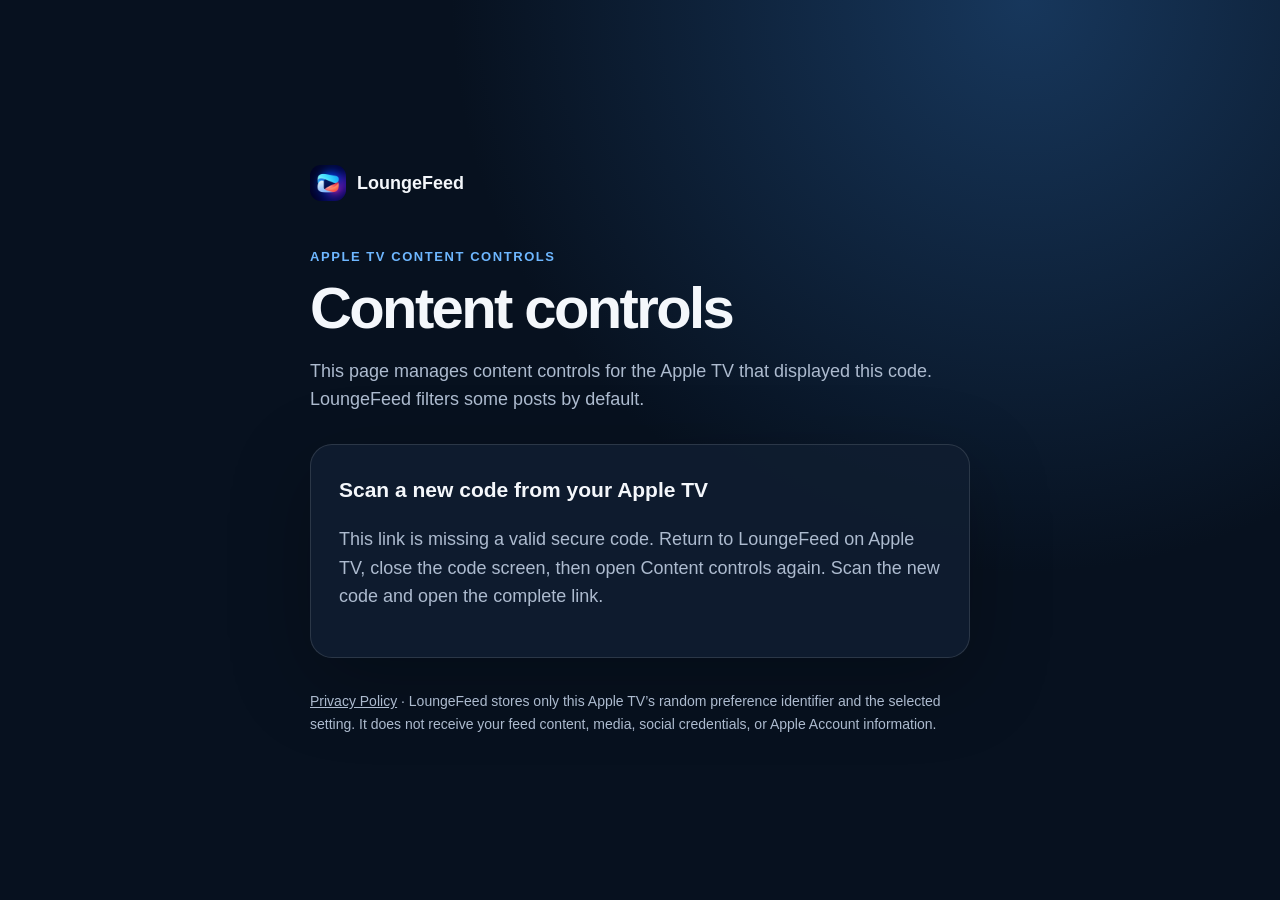
<file: safety.html>
<!doctype html>
<html lang="en">
<head>
  <meta charset="utf-8">
  <meta name="viewport" content="width=device-width, initial-scale=1">
  <meta name="robots" content="noindex, nofollow">
  <meta name="referrer" content="no-referrer">
  <title>Content controls · LoungeFeed</title>
  <link rel="icon" href="assets/icons/icon-32.png" sizes="32x32" type="image/png">
  <link rel="apple-touch-icon" href="assets/icons/icon-180.png">
  <link rel="manifest" href="site.webmanifest">
  <style>
    :root { color-scheme: dark; --bg:#07111f; --panel:#101d30; --panel-soft:#16263c; --text:#f4f7fb; --muted:#adbbcf; --line:rgba(255,255,255,.12); --accent:#6eb7ff; --warning:#ffd166; --success:#73d9aa; --error:#ff9b9b; font-family:-apple-system,BlinkMacSystemFont,"Segoe UI",sans-serif; }
    * { box-sizing:border-box; }
    [hidden] { display:none !important; }
    body { min-height:100vh; margin:0; display:grid; place-items:center; background:radial-gradient(circle at 80% 0%,#17375c 0,transparent 42%),var(--bg); color:var(--text); font:16px/1.6 -apple-system,BlinkMacSystemFont,"Segoe UI",sans-serif; }
    main { width:min(660px,calc(100% - 36px)); padding:42px 0; }
    .brand { display:flex; gap:11px; align-items:center; color:var(--text); font-size:18px; font-weight:760; text-decoration:none; }
    .logo { width:36px; height:36px; border-radius:11px; object-fit:cover; }
    .eyebrow { margin-top:46px; color:var(--accent); font-size:13px; font-weight:750; letter-spacing:.12em; text-transform:uppercase; }
    h1 { margin:10px 0 12px; font-size:clamp(37px,8vw,58px); line-height:1.05; letter-spacing:-.045em; }
    .lead,.note { color:var(--muted); font-size:18px; }
    .card { margin-top:30px; padding:28px; border:1px solid var(--line); border-radius:22px; background:rgba(16,29,48,.9); box-shadow:0 24px 80px rgba(0,0,0,.26); }
    h2 { margin:0 0 12px; font-size:21px; }
    .check { display:flex; align-items:flex-start; gap:12px; margin:24px 0; color:var(--muted); }
    .check input { width:21px; height:21px; margin:3px 0 0; accent-color:var(--accent); }
    .toggle-row { display:flex; align-items:center; justify-content:space-between; gap:22px; padding:18px 0; border-top:1px solid var(--line); border-bottom:1px solid var(--line); }
    .toggle-row strong { display:block; color:var(--text); }
    .toggle { position:relative; width:58px; height:34px; flex:none; }
    .toggle input { opacity:0; width:0; height:0; }
    .toggle input:disabled + .slider { opacity:.55; cursor:wait; }
    .slider { position:absolute; inset:0; cursor:pointer; border-radius:999px; background:rgba(255,255,255,.17); transition:.18s; }
    .slider::before { content:""; position:absolute; width:26px; height:26px; left:4px; top:4px; border-radius:50%; background:white; transition:.18s; }
    input:checked + .slider { background:rgba(115,217,170,.8); }
    input:checked + .slider::before { transform:translateX(24px); }
    button { margin-top:24px; padding:12px 18px; border:0; border-radius:12px; background:var(--accent); color:#07111f; font:inherit; font-weight:800; cursor:pointer; }
    button:disabled { opacity:.55; cursor:wait; }
    .status { min-height:25px; margin:16px 0 0; color:var(--muted); }
    .status.success { color:var(--success); } .status.error { color:var(--error); }
    .notice { margin-top:19px; padding:14px 16px; border-left:3px solid var(--warning); border-radius:8px; background:rgba(255,209,102,.08); color:var(--muted); font-size:14px; }
    dialog { width:min(510px,calc(100% - 36px)); border:1px solid var(--line); border-radius:20px; padding:28px; color:var(--text); background:var(--panel); box-shadow:0 24px 80px rgba(0,0,0,.5); }
    dialog::backdrop { background:rgba(0,0,0,.68); }
    dialog h2 { margin-bottom:10px; } dialog p { color:var(--muted); }
    .dialog-actions { display:flex; justify-content:flex-end; flex-wrap:wrap; gap:12px; margin-top:22px; }
    .secondary { background:transparent; color:var(--text); border:1px solid var(--line); }
    footer { margin-top:32px; color:var(--muted); font-size:14px; }
    footer a { color:inherit; }
  </style>
</head>
<body>
  <main>
    <a class="brand" href="index.html"><img class="logo" src="assets/icons/icon-192.png" alt=""><span>LoungeFeed</span></a>
    <div class="eyebrow">Apple TV content controls</div>
    <h1>Content controls</h1>
    <p class="lead">This page manages content controls for the Apple TV that displayed this code. LoungeFeed filters some posts by default.</p>

    <section class="card" id="connection" aria-live="polite" aria-busy="true">
      <h2 id="connection-title">Preparing content controls</h2>
      <p class="note" id="connection-message">Checking the secure link for your Apple TV. If this message does not change, open the scanned link in Safari or another browser with JavaScript enabled.</p>
      <button id="retry" type="button" hidden>Try again</button>
      <noscript><p class="notice">JavaScript is disabled in this browser. Enable JavaScript, then reopen the complete link from the code on your Apple TV.</p></noscript>
    </section>

    <section class="card" id="content" hidden>
      <h2>Filtered posts</h2>
      <p class="note">Some connected sources flag posts that may not be suitable for every viewer. Enabling this preference allows that Apple TV to offer an additional local screen-protection step.</p>
      <label class="check"><input id="age-confirmation" type="checkbox" disabled><span>I confirm that I am 18 or older and want to manage these controls.</span></label>
      <div class="toggle-row">
        <div><strong>Show filtered posts on Apple TV</strong><span class="note">The Apple TV keeps posts filtered until its local protection is completed.</span></div>
        <label class="toggle" aria-label="Show filtered posts on Apple TV"><input id="preference" type="checkbox" disabled><span class="slider"></span></label>
      </div>
      <p id="pro-note" class="notice" hidden>A valid Pro membership is required for this preference to take effect. Without it, posts remain filtered.</p>
      <button id="save" type="button" disabled>Save controls</button>
      <p id="status" class="status" role="status" aria-live="polite"></p>
    </section>

    <section class="card" id="unavailable" hidden>
      <h2 id="unavailable-title">This code is no longer active</h2>
      <p class="note" id="unavailable-message">Return to LoungeFeed on Apple TV, close the code screen, then open Content controls again to display a new code. Scan it within 10 minutes.</p>
    </section>
    <footer><a href="privacy.html">Privacy Policy</a> · LoungeFeed stores only this Apple TV’s random preference identifier and the selected setting. It does not receive your feed content, media, social credentials, or Apple Account information.</footer>
  </main>

  <dialog id="pro-dialog" aria-labelledby="pro-dialog-title">
    <h2 id="pro-dialog-title">Before you continue</h2>
    <p>This preference only takes effect on an Apple TV with a valid Pro membership. If that membership is not active, posts remain filtered.</p>
    <div class="dialog-actions"><button class="secondary" id="keep-masked" type="button">Keep filtering</button><button id="enable-anyway" type="button">Enable controls</button></div>
  </dialog>

  <script>
  (() => {
    const parameters = new URLSearchParams(location.search);
    const exploreSession = parameters.get("exploreSession");
    const endpoint = exploreSession
      ? "https://loungefeed-support.loungefeed.workers.dev/v1/explore-controls/web-session"
      : "https://loungefeed-support.loungefeed.workers.dev/v1/content-preferences/web-session";
    const session = exploreSession || parameters.get("session");
    const connection = document.getElementById("connection");
    const connectionTitle = document.getElementById("connection-title");
    const connectionMessage = document.getElementById("connection-message");
    const retry = document.getElementById("retry");
    const content = document.getElementById("content");
    const unavailable = document.getElementById("unavailable");
    const unavailableTitle = document.getElementById("unavailable-title");
    const unavailableMessage = document.getElementById("unavailable-message");
    const age = document.getElementById("age-confirmation");
    const preference = document.getElementById("preference");
    const save = document.getElementById("save");
    const statusText = document.getElementById("status");
    const proNote = document.getElementById("pro-note");
    const dialog = document.getElementById("pro-dialog");
    const requestTimeoutMs = 12_000;
    let sessionInfo = null;
    let isLoading = false;
    let isSaving = false;

    function url() { return `${endpoint}?session=${encodeURIComponent(session || "")}`; }
    function showStatus(message, kind = "") { statusText.className = `status ${kind}`; statusText.textContent = message; }
    function setControlsDisabled(disabled) { age.disabled = disabled; preference.disabled = disabled; save.disabled = disabled; }
    function setUnavailable(missing = false) {
      sessionInfo = null;
      setControlsDisabled(true);
      connection.hidden = true;
      connection.setAttribute("aria-busy", "false");
      content.hidden = true;
      unavailable.hidden = false;
      unavailableTitle.textContent = missing ? "Scan a new code from your Apple TV" : "This code is no longer active";
      unavailableMessage.textContent = missing
        ? "This link is missing a valid secure code. Return to LoungeFeed on Apple TV, close the code screen, then open Content controls again. Scan the new code and open the complete link."
        : "Return to LoungeFeed on Apple TV, close the code screen, then open Content controls again to display a new code. Scan it within 10 minutes.";
    }
    function setConnectionError(error) {
      sessionInfo = null;
      setControlsDisabled(true);
      content.hidden = true;
      unavailable.hidden = true;
      connection.hidden = false;
      connection.setAttribute("aria-busy", "false");
      connectionTitle.textContent = "Could not load content controls";
      connectionMessage.textContent = error && error.message === "request_timeout"
        ? "The connection took too long. Check your internet connection and try again. If it still fails, reopen the complete scanned link in Safari or another browser."
        : "The content-controls service could not be reached or returned an unexpected response. Check your internet connection and try again. If the code expires, scan a new one from your Apple TV.";
      retry.hidden = false;
    }
    function isInactiveSession(error) {
      return Boolean(error && (error.httpStatus === 410 || (error.httpStatus === 400 && error.message === "invalid_session")));
    }

    // Bound both the connection and response-body read. Some mobile networks
    // leave fetch pending instead of rejecting it; abort alone is not enough
    // for browsers that do not support AbortController or ignore cancellation.
    async function request(options = {}) {
      const controller = typeof AbortController === "function" ? new AbortController() : null;
      let timer;
      const timeout = new Promise((resolve, reject) => {
        timer = setTimeout(() => {
          reject(new Error("request_timeout"));
          if (controller) controller.abort();
        }, requestTimeoutMs);
      });
      const operation = (async () => {
        const response = await fetch(url(), {
          ...options,
          cache: "no-store",
          referrerPolicy: "no-referrer",
          ...(controller ? { signal: controller.signal } : {}),
        });
        let result;
        try { result = await response.json(); } catch { throw new Error("invalid_response"); }
        if (!response.ok) {
          const error = new Error(result && result.error || "service_unavailable");
          error.httpStatus = response.status;
          throw error;
        }
        return result;
      })();
      try { return await Promise.race([operation, timeout]); }
      finally { clearTimeout(timer); }
    }

    async function load() {
      if (isLoading || isSaving) return;
      if (!session || !/^[A-Za-z0-9_-]{40,128}$/.test(session)) return setUnavailable(true);
      isLoading = true;
      sessionInfo = null;
      setControlsDisabled(true);
      content.hidden = true;
      unavailable.hidden = true;
      connection.hidden = false;
      connection.setAttribute("aria-busy", "true");
      connectionTitle.textContent = "Loading content controls…";
      connectionMessage.textContent = "Connecting securely to the content-controls service. This should take only a few seconds.";
      retry.hidden = true;
      retry.disabled = true;
      save.textContent = "Save controls";
      showStatus("");
      try {
        const result = await request();
        if (!result || typeof result.enabled !== "boolean" || typeof result.proEligible !== "boolean") {
          throw new Error("invalid_response");
        }
        if (exploreSession && result.demoMode !== true) throw new Error("invalid_response");
        if (exploreSession) {
          document.querySelector("h1").textContent = "Explore sample controls";
          const description = document.querySelector(".lead");
          if (description) description.textContent = "These temporary controls affect fictional Explore content only. Your normal Apple TV preferences remain unchanged. This session expires after 10 minutes.";
          document.querySelector("footer").textContent = "Explore sample session · No Apple Account or social-service information is used. This temporary session expires after 10 minutes.";
          document.querySelector("#pro-dialog p").textContent = "This preference affects fictional Explore content only. Complete the sample PIN step on Apple TV to reveal the harmless marked sample. No purchase is required.";
        }
        sessionInfo = result;
        connection.hidden = true;
        connection.setAttribute("aria-busy", "false");
        content.hidden = false;
        preference.checked = result.enabled === true;
        proNote.hidden = result.proEligible === true;
        setControlsDisabled(false);
      } catch (error) {
        if (isInactiveSession(error)) setUnavailable();
        else setConnectionError(error);
      } finally {
        isLoading = false;
        retry.disabled = false;
      }
    }

    async function savePreference() {
      if (!sessionInfo || isLoading || isSaving) return;
      if (!age.checked) { showStatus("Confirm that you are 18 or older before saving these controls.", "error"); return; }
      isSaving = true;
      setControlsDisabled(true);
      showStatus("Saving controls…");
      try {
        const result = await request({
          method: "POST",
          headers: { "content-type": "application/json" },
          body: JSON.stringify({ ageConfirmed: true, preference: preference.checked ? "enabled" : "disabled" }),
        });
        if (!result || result.enabled !== preference.checked) throw new Error("invalid_response");
        // A successful save consumes this single-use session on the server.
        sessionInfo = null;
        save.textContent = "Saved";
        showStatus("Saved. Return to LoungeFeed on Apple TV to continue. To make another change, scan a new code.", "success");
      } catch (error) {
        if (isInactiveSession(error)) setUnavailable();
        else showStatus("Could not confirm that your controls were saved. Check your internet connection and try saving again.", "error");
      } finally {
        isSaving = false;
        if (sessionInfo) setControlsDisabled(false);
      }
    }

    retry.addEventListener("click", load);
    save.addEventListener("click", () => {
      if (!sessionInfo || isLoading || isSaving) return;
      if (!age.checked) { showStatus("Confirm that you are 18 or older before saving these controls.", "error"); return; }
      if (!preference.checked) { savePreference(); return; }
      if (typeof dialog.showModal === "function") dialog.showModal();
      else if (window.confirm("This preference only takes effect with a valid Pro membership. Enable controls?")) savePreference();
    });
    document.getElementById("keep-masked").addEventListener("click", () => { preference.checked = false; dialog.close(); });
    document.getElementById("enable-anyway").addEventListener("click", () => { dialog.close(); savePreference(); });
    load();
  })();
  </script>
</body>
</html>
</file>
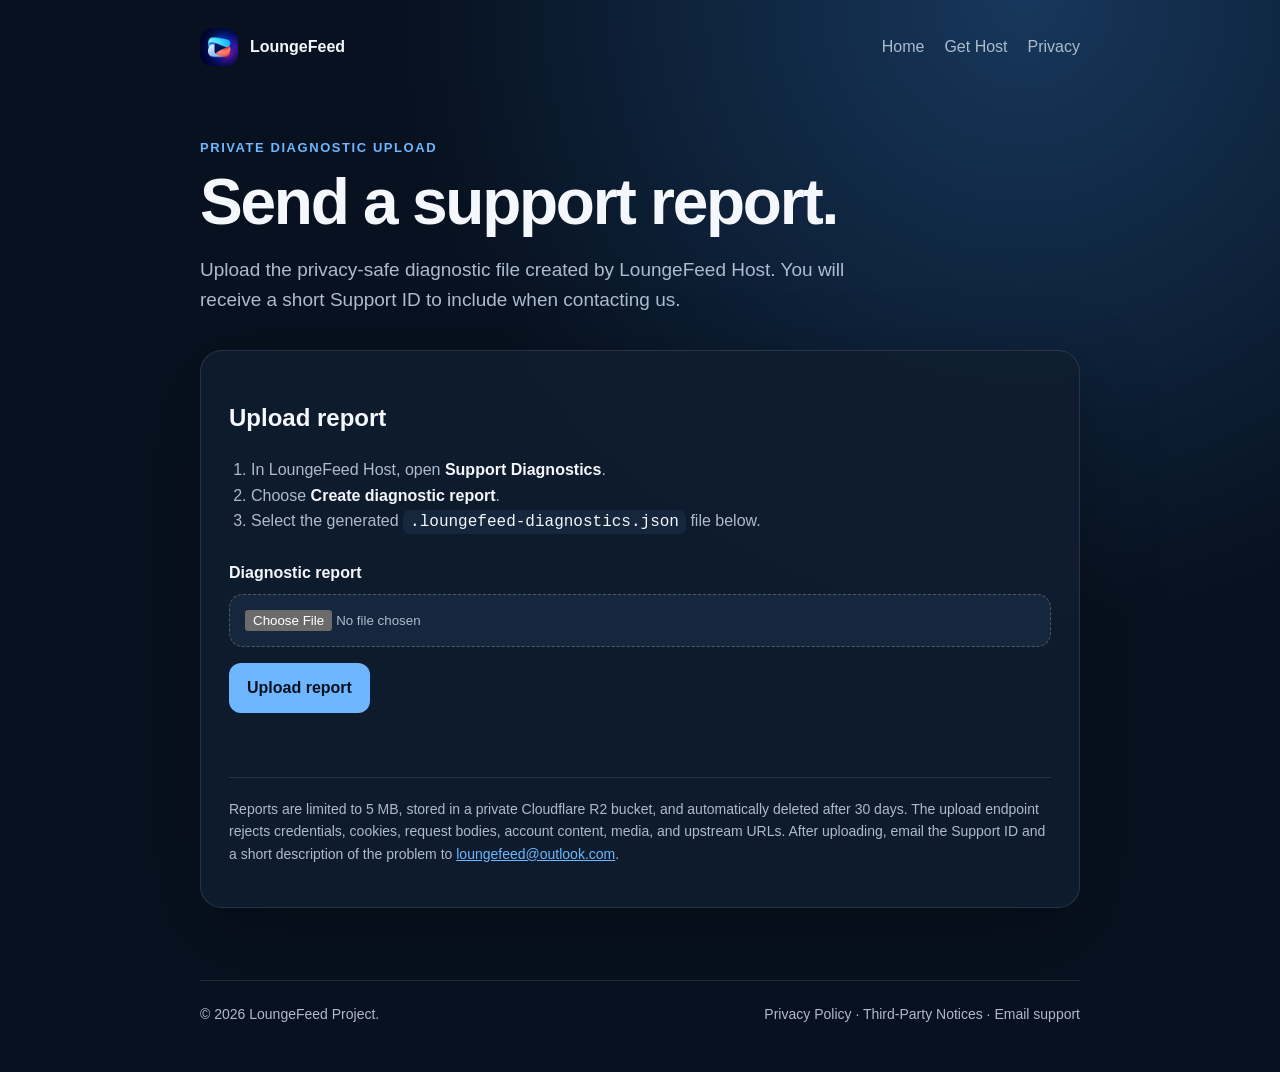
<file: support.html>
<!doctype html>
<html lang="en">
<head>
  <meta charset="utf-8">
  <meta name="viewport" content="width=device-width, initial-scale=1">
  <meta name="description" content="Upload a privacy-safe LoungeFeed diagnostic report and receive a Support ID.">
  <link rel="icon" href="assets/icons/icon-32.png" sizes="32x32" type="image/png">
  <link rel="apple-touch-icon" href="assets/icons/icon-180.png">
  <link rel="manifest" href="site.webmanifest">
  <title>LoungeFeed Support</title>
  <style>
    :root {
      color-scheme: dark;
      --bg: #07111f;
      --panel: #101d30;
      --panel-soft: #16263c;
      --text: #f4f7fb;
      --muted: #adbbcf;
      --line: rgba(255, 255, 255, 0.11);
      --accent: #6eb7ff;
      --success: #73d9aa;
      --error: #ff9b9b;
    }
    * { box-sizing: border-box; }
    body {
      margin: 0;
      min-height: 100vh;
      background: radial-gradient(circle at 80% 0%, #17375c 0, transparent 42%), var(--bg);
      color: var(--text);
      font: 16px/1.6 -apple-system, BlinkMacSystemFont, "Segoe UI", sans-serif;
    }
    a { color: var(--accent); }
    .page { width: min(880px, calc(100% - 36px)); margin: 0 auto; padding: 28px 0 48px; }
    header, footer { display: flex; align-items: center; justify-content: space-between; gap: 18px; }
    .brand { display: flex; align-items: center; gap: 12px; color: var(--text); text-decoration: none; font-weight: 750; }
    .logo { width: 38px; height: 38px; border-radius: 12px; object-fit: cover; }
    nav { display: flex; gap: 20px; }
    nav a, footer a { color: var(--muted); text-decoration: none; }
    main { margin: 72px 0; }
    .eyebrow { color: var(--accent); font-size: 13px; font-weight: 750; letter-spacing: .12em; text-transform: uppercase; }
    h1 { margin: 10px 0 12px; font-size: clamp(38px, 7vw, 64px); line-height: 1.05; letter-spacing: -.035em; }
    .lead { max-width: 680px; color: var(--muted); font-size: 19px; }
    .card { margin-top: 34px; padding: 28px; border: 1px solid var(--line); border-radius: 22px; background: rgba(16, 29, 48, .88); box-shadow: 0 24px 80px rgba(0, 0, 0, .26); }
    .steps { margin: 0 0 24px; padding-left: 22px; color: var(--muted); }
    .steps strong { color: var(--text); }
    label { display: block; margin-bottom: 9px; font-weight: 700; }
    input[type="file"] { width: 100%; padding: 15px; border: 1px dashed rgba(255,255,255,.24); border-radius: 14px; background: var(--panel-soft); color: var(--muted); }
    button { margin-top: 16px; padding: 12px 18px; border: 0; border-radius: 12px; background: var(--accent); color: #07111f; font: inherit; font-weight: 800; cursor: pointer; }
    button:disabled { cursor: wait; opacity: .6; }
    .status { min-height: 26px; margin-top: 16px; color: var(--muted); }
    .status.success { color: var(--success); }
    .status.error { color: var(--error); }
    .privacy { margin-top: 22px; padding-top: 20px; border-top: 1px solid var(--line); color: var(--muted); font-size: 14px; }
    code { padding: 3px 7px; border-radius: 7px; background: var(--panel-soft); color: var(--text); }
    footer { padding-top: 22px; border-top: 1px solid var(--line); color: var(--muted); font-size: 14px; }
    @media (max-width: 620px) { header, footer { align-items: flex-start; flex-direction: column; } main { margin: 48px 0; } .card { padding: 22px; } }
  </style>
</head>
<body>
  <div class="page">
    <header>
      <a class="brand" href="index.html"><img class="logo" src="assets/icons/icon-192.png" alt=""><span>LoungeFeed</span></a>
      <nav aria-label="Main navigation"><a href="index.html">Home</a><a href="host.html">Get Host</a><a href="privacy.html">Privacy</a></nav>
    </header>

    <main>
      <div class="eyebrow">Private diagnostic upload</div>
      <h1>Send a support report.</h1>
      <p class="lead">Upload the privacy-safe diagnostic file created by LoungeFeed Host. You will receive a short Support ID to include when contacting us.</p>

      <section class="card" aria-labelledby="upload-title">
        <h2 id="upload-title">Upload report</h2>
        <ol class="steps">
          <li>In LoungeFeed Host, open <strong>Support Diagnostics</strong>.</li>
          <li>Choose <strong>Create diagnostic report</strong>.</li>
          <li>Select the generated <code>.loungefeed-diagnostics.json</code> file below.</li>
        </ol>
        <form id="upload-form">
          <label for="report-file">Diagnostic report</label>
          <input id="report-file" name="report" type="file" accept=".json,.loungefeed-diagnostics.json,application/json" required>
          <button id="upload-button" type="submit">Upload report</button>
        </form>
        <p id="upload-status" class="status" role="status" aria-live="polite"></p>
        <p class="privacy">Reports are limited to 5 MB, stored in a private Cloudflare R2 bucket, and automatically deleted after 30 days. The upload endpoint rejects credentials, cookies, request bodies, account content, media, and upstream URLs. After uploading, email the Support ID and a short description of the problem to <a href="mailto:loungefeed@outlook.com">loungefeed@outlook.com</a>.</p>
      </section>
    </main>

    <footer><span>© 2026 LoungeFeed Project.</span><span><a href="privacy.html">Privacy Policy</a> · <a href="third-party-notices.html">Third-Party Notices</a> · <a href="mailto:loungefeed@outlook.com">Email support</a></span></footer>
  </div>

  <script>
    const endpoint = "https://loungefeed-support.loungefeed.workers.dev/v1/reports";
    const form = document.getElementById("upload-form");
    const fileInput = document.getElementById("report-file");
    const button = document.getElementById("upload-button");
    const status = document.getElementById("upload-status");

    form.addEventListener("submit", async (event) => {
      event.preventDefault();
      const file = fileInput.files[0];
      status.className = "status";
      if (!file) return;
      if (file.size > 5 * 1024 * 1024) {
        status.textContent = "This report is larger than the 5 MB upload limit.";
        status.classList.add("error");
        return;
      }
      button.disabled = true;
      status.textContent = "Uploading the diagnostic report…";
      try {
        const response = await fetch(endpoint, {
          method: "POST",
          headers: { "content-type": "application/json" },
          body: file,
        });
        const result = await response.json().catch(() => ({}));
        if (!response.ok) throw new Error(result.message || "The report was not accepted.");
        status.textContent = `Upload complete. Your Support ID is ${result.supportId}.`;
        status.classList.add("success");
        form.reset();
      } catch (error) {
        status.textContent = error instanceof Error ? error.message : "Upload failed. Please try again.";
        status.classList.add("error");
      } finally {
        button.disabled = false;
      }
    });
  </script>
</body>
</html>
</file>
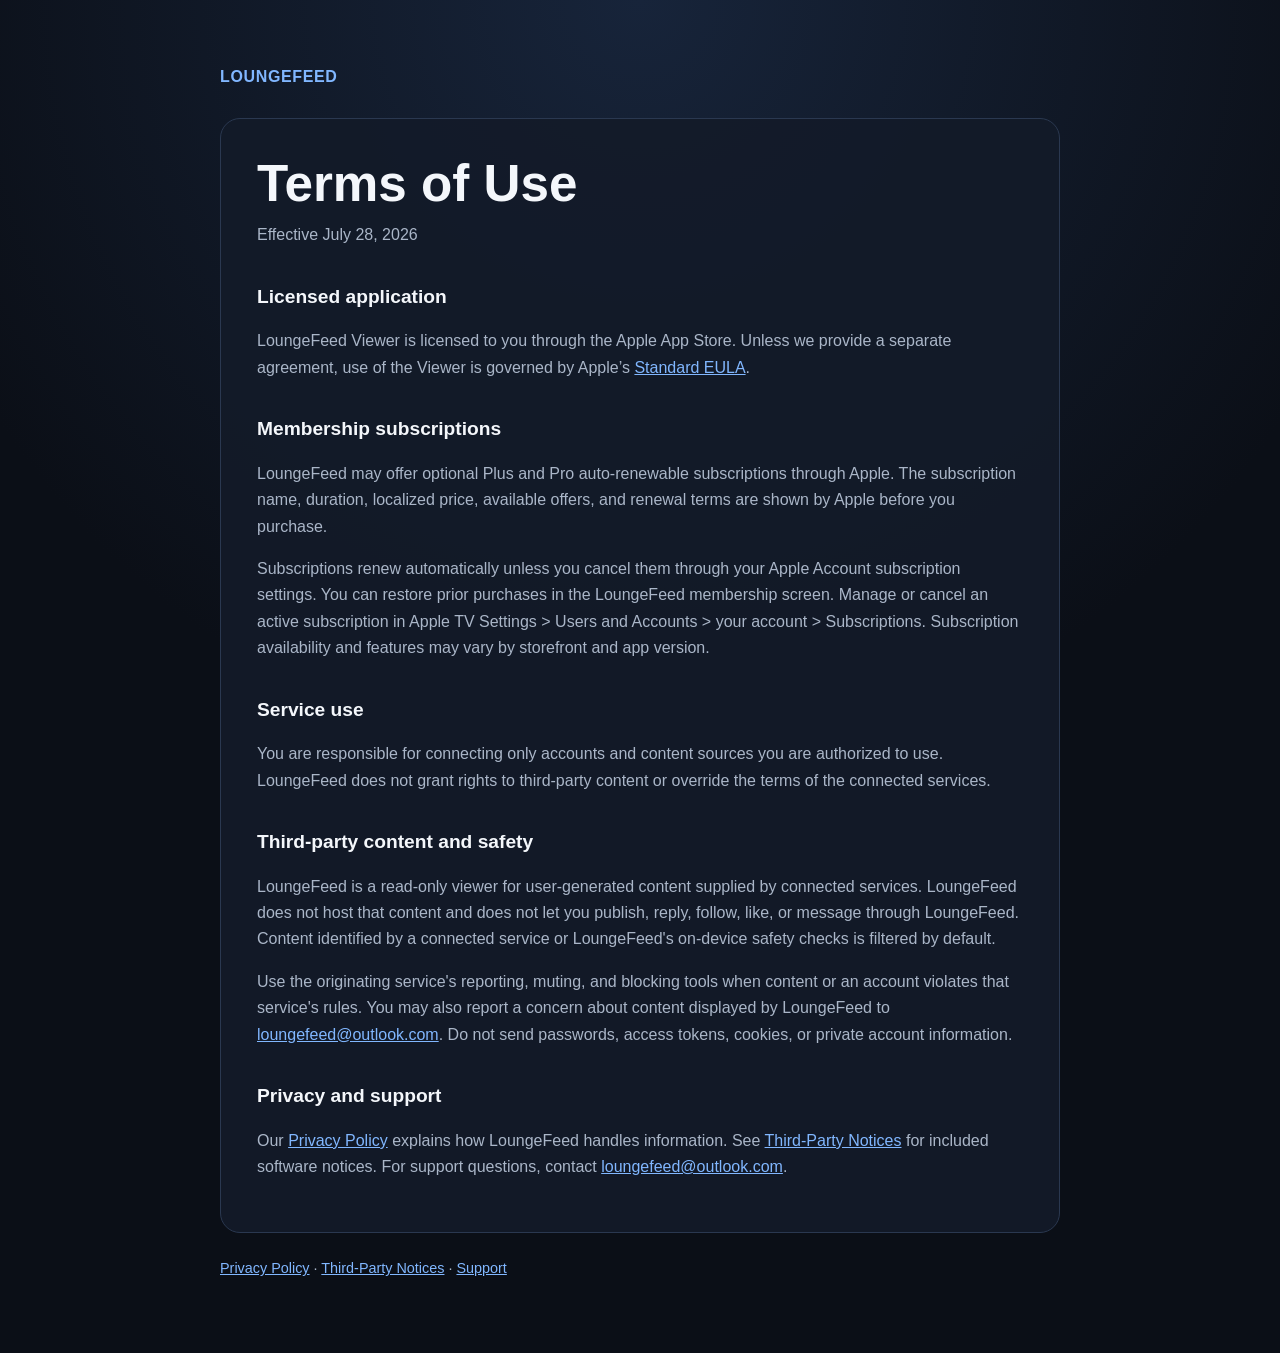
<file: terms.html>
<!doctype html>
<html lang="en">
<head>
  <meta charset="utf-8">
  <meta name="viewport" content="width=device-width, initial-scale=1">
  <meta name="description" content="Terms of Use for LoungeFeed.">
  <title>Terms of Use - LoungeFeed</title>
  <link rel="icon" href="assets/icons/icon-32.png" sizes="32x32" type="image/png">
  <link rel="apple-touch-icon" href="assets/icons/icon-180.png">
  <link rel="manifest" href="site.webmanifest">
  <style>
    :root { color-scheme: dark; --bg: #0b0f17; --card: #131b29; --line: #2a3850; --text: #f4f7fb; --muted: #aab6c8; --accent: #81b7ff; }
    * { box-sizing: border-box; }
    body { margin: 0; background: radial-gradient(circle at top, #17243a, var(--bg) 48rem); color: var(--text); font: 16px/1.65 -apple-system, BlinkMacSystemFont, "Segoe UI", sans-serif; }
    main { width: min(840px, calc(100% - 40px)); margin: 0 auto; padding: 64px 0 72px; }
    .brand { color: var(--accent); font-weight: 700; letter-spacing: .04em; text-decoration: none; }
    article { margin-top: 28px; padding: 36px; border: 1px solid var(--line); border-radius: 20px; background: color-mix(in srgb, var(--card) 92%, transparent); }
    h1 { margin: 0 0 8px; font-size: clamp(2rem, 5vw, 3.2rem); line-height: 1.15; }
    h2 { margin: 32px 0 8px; font-size: 1.2rem; }
    p, li { color: var(--muted); }
    a { color: var(--accent); }
    .updated { margin: 0; color: var(--muted); }
    footer { margin-top: 24px; color: var(--muted); font-size: .9rem; }
    @media (max-width: 600px) { main { width: min(100% - 24px, 840px); padding-top: 28px; } article { padding: 24px; } }
  </style>
</head>
<body>
  <main>
    <a class="brand" href="index.html">LOUNGEFEED</a>
    <article>
      <h1>Terms of Use</h1>
      <p class="updated">Effective July 28, 2026</p>

      <h2>Licensed application</h2>
      <p>LoungeFeed Viewer is licensed to you through the Apple App Store. Unless we provide a separate agreement, use of the Viewer is governed by Apple’s <a href="https://www.apple.com/legal/internet-services/itunes/dev/stdeula/">Standard EULA</a>.</p>

      <h2>Membership subscriptions</h2>
      <p>LoungeFeed may offer optional Plus and Pro auto-renewable subscriptions through Apple. The subscription name, duration, localized price, available offers, and renewal terms are shown by Apple before you purchase.</p>
      <p>Subscriptions renew automatically unless you cancel them through your Apple Account subscription settings. You can restore prior purchases in the LoungeFeed membership screen. Manage or cancel an active subscription in Apple TV Settings &gt; Users and Accounts &gt; your account &gt; Subscriptions. Subscription availability and features may vary by storefront and app version.</p>

      <h2>Service use</h2>
      <p>You are responsible for connecting only accounts and content sources you are authorized to use. LoungeFeed does not grant rights to third-party content or override the terms of the connected services.</p>

      <h2>Third-party content and safety</h2>
      <p>LoungeFeed is a read-only viewer for user-generated content supplied by connected services. LoungeFeed does not host that content and does not let you publish, reply, follow, like, or message through LoungeFeed. Content identified by a connected service or LoungeFeed's on-device safety checks is filtered by default.</p>
      <p>Use the originating service's reporting, muting, and blocking tools when content or an account violates that service's rules. You may also report a concern about content displayed by LoungeFeed to <a href="mailto:loungefeed@outlook.com?subject=LoungeFeed%20content%20concern">loungefeed@outlook.com</a>. Do not send passwords, access tokens, cookies, or private account information.</p>

      <h2>Privacy and support</h2>
      <p>Our <a href="privacy.html">Privacy Policy</a> explains how LoungeFeed handles information. See <a href="third-party-notices.html">Third-Party Notices</a> for included software notices. For support questions, contact <a href="mailto:loungefeed@outlook.com">loungefeed@outlook.com</a>.</p>
    </article>
    <footer><a href="privacy.html">Privacy Policy</a> · <a href="third-party-notices.html">Third-Party Notices</a> · <a href="support.html">Support</a></footer>
  </main>
</body>
</html>
</file>
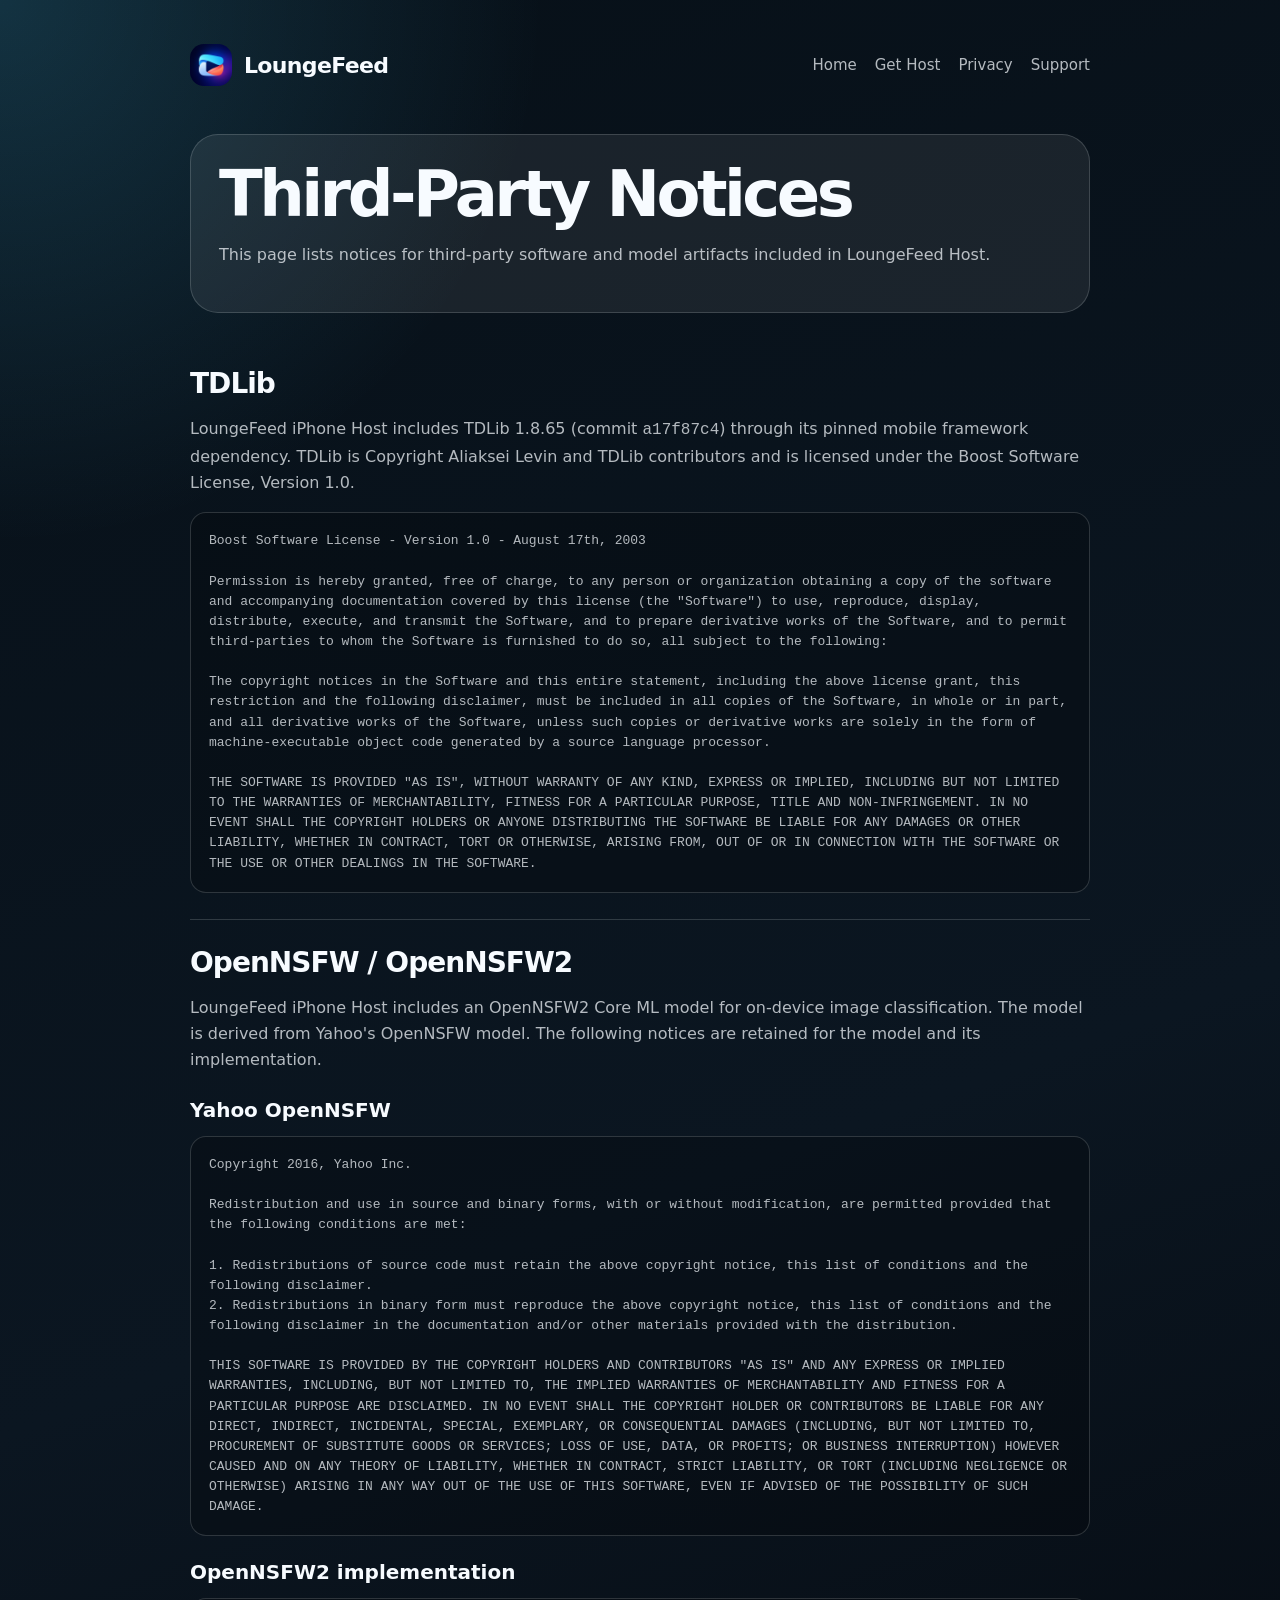
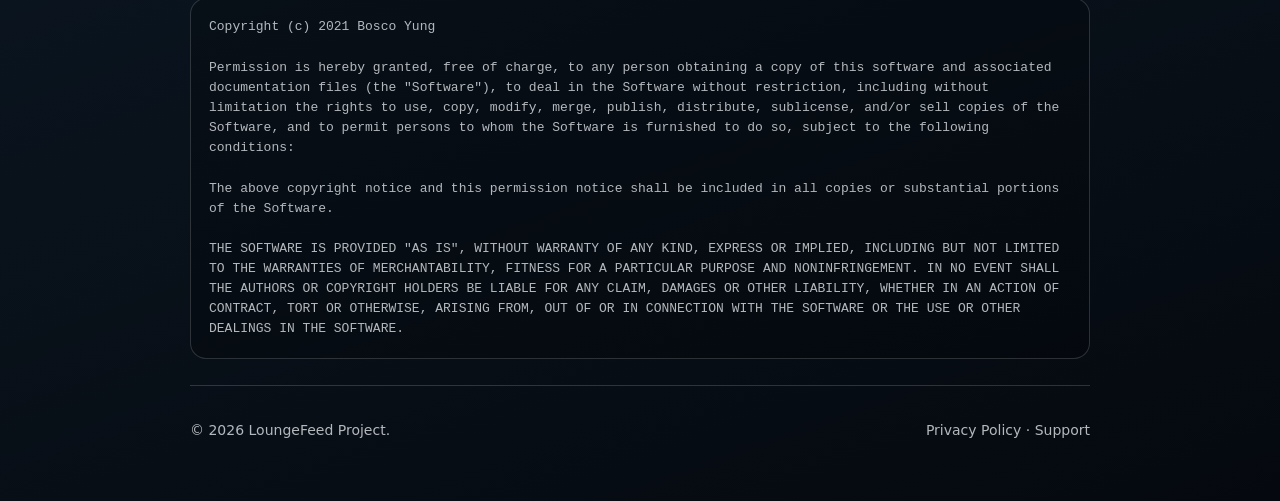
<file: third-party-notices.html>
<!doctype html>
<html lang="en">
<head>
  <meta charset="utf-8">
  <meta name="viewport" content="width=device-width, initial-scale=1">
  <title>Third-Party Notices - LoungeFeed</title>
  <meta name="description" content="Third-party software notices for LoungeFeed.">
  <link rel="icon" href="assets/icons/icon-32.png" sizes="32x32" type="image/png">
  <link rel="apple-touch-icon" href="assets/icons/icon-180.png">
  <link rel="manifest" href="site.webmanifest">
  <style>
    :root { color-scheme: dark; --bg:#071018; --card:rgba(255,255,255,.075); --text:#f7fbff; --muted:rgba(247,251,255,.72); --line:rgba(247,251,255,.16); --accent:#4bd0ff; font-family:Inter,ui-sans-serif,system-ui,-apple-system,BlinkMacSystemFont,"Segoe UI",sans-serif; }
    * { box-sizing:border-box; }
    body { margin:0; min-height:100vh; color:var(--text); background:radial-gradient(circle at top left,rgba(75,208,255,.18),transparent 34rem),linear-gradient(160deg,#071018 0%,#0b1621 56%,#05090f 100%); }
    a { color:var(--accent); }
    .page { width:min(900px,calc(100% - 40px)); margin:0 auto; padding:32px 0 64px; }
    header, footer { display:flex; flex-wrap:wrap; align-items:center; justify-content:space-between; gap:16px; }
    header { padding:12px 0 48px; }
    .brand { display:inline-flex; align-items:center; gap:12px; color:var(--text); text-decoration:none; font-size:22px; font-weight:750; letter-spacing:-.03em; }
    .logo { width:42px; height:42px; border-radius:14px; object-fit:cover; }
    nav { display:flex; gap:18px; font-size:15px; }
    nav a, footer a { color:var(--muted); text-decoration:none; }
    nav a:hover, footer a:hover { color:var(--text); }
    .hero { margin-bottom:28px; padding:28px; border:1px solid var(--line); border-radius:28px; background:var(--card); }
    h1 { margin:0 0 12px; font-size:clamp(40px,6vw,64px); line-height:.98; letter-spacing:-.055em; }
    h2 { margin:0 0 14px; font-size:28px; letter-spacing:-.035em; }
    h3 { margin:24px 0 8px; font-size:20px; }
    p, li { color:var(--muted); font-size:16px; line-height:1.65; }
    section { padding:26px 0; border-bottom:1px solid var(--line); }
    pre { overflow:auto; margin:14px 0 0; padding:18px; border:1px solid var(--line); border-radius:16px; background:rgba(0,0,0,.2); color:var(--muted); font:13px/1.55 ui-monospace,SFMono-Regular,Menlo,monospace; white-space:pre-wrap; }
    footer { margin-top:36px; color:var(--muted); font-size:14px; }
    @media (max-width:720px) { header { align-items:flex-start; flex-direction:column; } .hero { padding:22px; } }
  </style>
</head>
<body>
  <main class="page">
    <header>
      <a class="brand" href="index.html"><img class="logo" src="assets/icons/icon-192.png" alt=""><span>LoungeFeed</span></a>
      <nav aria-label="Main navigation"><a href="index.html">Home</a><a href="host.html">Get Host</a><a href="privacy.html">Privacy</a><a href="support.html">Support</a></nav>
    </header>
    <div class="hero">
      <h1>Third-Party Notices</h1>
      <p>This page lists notices for third-party software and model artifacts included in LoungeFeed Host.</p>
    </div>
    <section>
      <h2>TDLib</h2>
      <p>LoungeFeed iPhone Host includes TDLib 1.8.65 (commit <code>a17f87c4</code>) through its pinned mobile framework dependency. TDLib is Copyright Aliaksei Levin and TDLib contributors and is licensed under the Boost Software License, Version 1.0.</p>
      <pre>Boost Software License - Version 1.0 - August 17th, 2003

Permission is hereby granted, free of charge, to any person or organization obtaining a copy of the software and accompanying documentation covered by this license (the "Software") to use, reproduce, display, distribute, execute, and transmit the Software, and to prepare derivative works of the Software, and to permit third-parties to whom the Software is furnished to do so, all subject to the following:

The copyright notices in the Software and this entire statement, including the above license grant, this restriction and the following disclaimer, must be included in all copies of the Software, in whole or in part, and all derivative works of the Software, unless such copies or derivative works are solely in the form of machine-executable object code generated by a source language processor.

THE SOFTWARE IS PROVIDED "AS IS", WITHOUT WARRANTY OF ANY KIND, EXPRESS OR IMPLIED, INCLUDING BUT NOT LIMITED TO THE WARRANTIES OF MERCHANTABILITY, FITNESS FOR A PARTICULAR PURPOSE, TITLE AND NON-INFRINGEMENT. IN NO EVENT SHALL THE COPYRIGHT HOLDERS OR ANYONE DISTRIBUTING THE SOFTWARE BE LIABLE FOR ANY DAMAGES OR OTHER LIABILITY, WHETHER IN CONTRACT, TORT OR OTHERWISE, ARISING FROM, OUT OF OR IN CONNECTION WITH THE SOFTWARE OR THE USE OR OTHER DEALINGS IN THE SOFTWARE.</pre>
    </section>
    <section>
      <h2>OpenNSFW / OpenNSFW2</h2>
      <p>LoungeFeed iPhone Host includes an OpenNSFW2 Core ML model for on-device image classification. The model is derived from Yahoo's OpenNSFW model. The following notices are retained for the model and its implementation.</p>
      <h3>Yahoo OpenNSFW</h3>
      <pre>Copyright 2016, Yahoo Inc.

Redistribution and use in source and binary forms, with or without modification, are permitted provided that the following conditions are met:

1. Redistributions of source code must retain the above copyright notice, this list of conditions and the following disclaimer.
2. Redistributions in binary form must reproduce the above copyright notice, this list of conditions and the following disclaimer in the documentation and/or other materials provided with the distribution.

THIS SOFTWARE IS PROVIDED BY THE COPYRIGHT HOLDERS AND CONTRIBUTORS "AS IS" AND ANY EXPRESS OR IMPLIED WARRANTIES, INCLUDING, BUT NOT LIMITED TO, THE IMPLIED WARRANTIES OF MERCHANTABILITY AND FITNESS FOR A PARTICULAR PURPOSE ARE DISCLAIMED. IN NO EVENT SHALL THE COPYRIGHT HOLDER OR CONTRIBUTORS BE LIABLE FOR ANY DIRECT, INDIRECT, INCIDENTAL, SPECIAL, EXEMPLARY, OR CONSEQUENTIAL DAMAGES (INCLUDING, BUT NOT LIMITED TO, PROCUREMENT OF SUBSTITUTE GOODS OR SERVICES; LOSS OF USE, DATA, OR PROFITS; OR BUSINESS INTERRUPTION) HOWEVER CAUSED AND ON ANY THEORY OF LIABILITY, WHETHER IN CONTRACT, STRICT LIABILITY, OR TORT (INCLUDING NEGLIGENCE OR OTHERWISE) ARISING IN ANY WAY OUT OF THE USE OF THIS SOFTWARE, EVEN IF ADVISED OF THE POSSIBILITY OF SUCH DAMAGE.</pre>
      <h3>OpenNSFW2 implementation</h3>
      <pre>Copyright (c) 2021 Bosco Yung

Permission is hereby granted, free of charge, to any person obtaining a copy of this software and associated documentation files (the "Software"), to deal in the Software without restriction, including without limitation the rights to use, copy, modify, merge, publish, distribute, sublicense, and/or sell copies of the Software, and to permit persons to whom the Software is furnished to do so, subject to the following conditions:

The above copyright notice and this permission notice shall be included in all copies or substantial portions of the Software.

THE SOFTWARE IS PROVIDED "AS IS", WITHOUT WARRANTY OF ANY KIND, EXPRESS OR IMPLIED, INCLUDING BUT NOT LIMITED TO THE WARRANTIES OF MERCHANTABILITY, FITNESS FOR A PARTICULAR PURPOSE AND NONINFRINGEMENT. IN NO EVENT SHALL THE AUTHORS OR COPYRIGHT HOLDERS BE LIABLE FOR ANY CLAIM, DAMAGES OR OTHER LIABILITY, WHETHER IN AN ACTION OF CONTRACT, TORT OR OTHERWISE, ARISING FROM, OUT OF OR IN CONNECTION WITH THE SOFTWARE OR THE USE OR OTHER DEALINGS IN THE SOFTWARE.</pre>
    </section>
    <footer><span>© 2026 LoungeFeed Project.</span><span><a href="privacy.html">Privacy Policy</a> · <a href="support.html">Support</a></span></footer>
  </main>
</body>
</html>
</file>
<file: assets/site.css>
:root {
  color-scheme: dark;
  --page: #05080d;
  --page-soft: #0a1018;
  --surface: rgba(255, 255, 255, 0.065);
  --surface-strong: rgba(255, 255, 255, 0.095);
  --text: #f7f9fc;
  --muted: #aeb9c8;
  --soft: #778394;
  --line: rgba(255, 255, 255, 0.13);
  --line-strong: rgba(255, 255, 255, 0.24);
  --cyan: #55d9ff;
  --blue: #4f7cff;
  --coral: #ff7f68;
  --gold: #ffd16e;
  --mint: #8cf1bd;
  font-family: Inter, ui-sans-serif, system-ui, -apple-system, BlinkMacSystemFont, "Segoe UI", sans-serif;
}

* { box-sizing: border-box; }
html { scroll-behavior: smooth; }
body {
  margin: 0;
  min-width: 320px;
  min-height: 100vh;
  color: var(--text);
  background:
    radial-gradient(circle at 8% -5%, rgba(66, 198, 255, 0.2), transparent 30rem),
    radial-gradient(circle at 92% 10%, rgba(255, 112, 91, 0.14), transparent 31rem),
    linear-gradient(165deg, var(--page-soft), var(--page) 48%);
  font-size: 16px;
  line-height: 1.55;
}

img { display: block; max-width: 100%; }
a { color: inherit; }
button, a { -webkit-tap-highlight-color: transparent; }
:focus-visible { outline: 3px solid var(--cyan); outline-offset: 4px; }

.site-shell {
  width: min(1180px, calc(100% - 40px));
  margin: 0 auto;
}

.site-header {
  display: flex;
  align-items: center;
  justify-content: space-between;
  gap: 28px;
  min-height: 92px;
}

.brand {
  display: inline-flex;
  align-items: center;
  gap: 12px;
  color: var(--text);
  text-decoration: none;
  font-size: 21px;
  font-weight: 800;
  letter-spacing: -0.035em;
}

.brand img {
  width: 43px;
  height: 43px;
  border-radius: 13px;
  box-shadow: 0 14px 35px rgba(76, 196, 255, 0.18);
}

.site-nav {
  display: flex;
  align-items: center;
  justify-content: flex-end;
  flex-wrap: wrap;
  gap: 9px 24px;
}

.site-nav a {
  color: var(--muted);
  text-decoration: none;
  font-size: 14px;
  font-weight: 650;
}

.site-nav a:hover { color: var(--text); }

.site-nav .nav-cta {
  padding: 9px 14px;
  border: 1px solid transparent;
  border-radius: 999px;
  color: #041018;
  background: linear-gradient(125deg, var(--cyan), var(--mint));
  font-weight: 820;
}

.hero {
  display: grid;
  grid-template-columns: minmax(0, 0.82fr) minmax(520px, 1.18fr);
  align-items: center;
  gap: clamp(38px, 6vw, 78px);
  padding: 52px 0 26px;
}

.eyebrow {
  margin: 0 0 16px;
  color: var(--cyan);
  font-size: 13px;
  font-weight: 800;
  letter-spacing: 0.12em;
  text-transform: uppercase;
}

h1, h2, h3, p { margin-top: 0; }
h1 {
  max-width: 660px;
  margin-bottom: 24px;
  font-size: clamp(48px, 7.2vw, 86px);
  line-height: 0.96;
  letter-spacing: -0.068em;
}

.hero-lead {
  max-width: 650px;
  margin-bottom: 0;
  color: var(--muted);
  font-size: clamp(18px, 2.1vw, 22px);
  line-height: 1.55;
}

.button {
  display: inline-flex;
  align-items: center;
  justify-content: center;
  min-height: 50px;
  padding: 0 19px;
  border: 1px solid var(--line-strong);
  border-radius: 14px;
  color: var(--text);
  text-decoration: none;
  font-weight: 780;
  transition: transform 160ms ease, border-color 160ms ease, background 160ms ease;
}

.button:hover { transform: translateY(-2px); border-color: rgba(255, 255, 255, 0.42); }
.button[hidden] { display: none; }
.button-icon { width: 18px; height: 18px; flex: 0 0 auto; }
.button.primary {
  border-color: transparent;
  color: #041018;
  background: linear-gradient(125deg, var(--cyan), var(--mint));
}

.visual-stack { position: relative; padding: 8px 0 14px; }
.visual-stack::before {
  content: "";
  position: absolute;
  inset: 4% 3% 0;
  border-radius: 44px;
  background: linear-gradient(125deg, rgba(75, 208, 255, 0.22), rgba(255, 127, 104, 0.15));
  filter: blur(44px);
}

.tv-frame {
  position: relative;
  padding: 12px;
  border: 1px solid rgba(255, 255, 255, 0.26);
  border-radius: 28px;
  background: linear-gradient(150deg, #aab6c2, #39434d 8%, #161b20 70%, #64717e);
  box-shadow: 0 35px 90px rgba(0, 0, 0, 0.5);
}

.tv-screen {
  position: relative;
  aspect-ratio: 16 / 9;
  overflow: hidden;
  border: 3px solid #020304;
  border-radius: 18px;
  background: #000;
}
.tv-screen img { width: 100%; height: 100%; object-fit: cover; }
.screen-label {
  position: absolute;
  right: 16px;
  bottom: 14px;
  padding: 7px 10px;
  border: 1px solid rgba(255, 255, 255, 0.2);
  border-radius: 999px;
  background: rgba(3, 7, 11, 0.76);
  color: rgba(255, 255, 255, 0.8);
  font-size: 11px;
  font-weight: 750;
  backdrop-filter: blur(14px);
}
.tv-stand { display: flex; justify-content: center; gap: 33%; height: 22px; }
.tv-stand::before, .tv-stand::after {
  content: "";
  width: 42px;
  height: 18px;
  border-radius: 0 0 8px 8px;
  background: linear-gradient(90deg, #252c33, #8c98a3, #2f3740);
  transform: skewX(-16deg);
}
.tv-stand::after { transform: skewX(16deg); }

.requirement-bar {
  margin: 18px 0 0;
  padding: 25px 28px;
  border: 1px solid rgba(85, 217, 255, 0.36);
  border-radius: 20px;
  background: rgba(85, 217, 255, 0.1);
}
.requirement-title {
  display: inline-block;
  margin-bottom: 10px;
  color: var(--cyan);
  font-size: 15px;
  font-weight: 830;
  text-decoration: underline;
  text-decoration-color: rgba(85, 217, 255, 0.55);
  text-underline-offset: 4px;
}
.requirement-title:hover { color: var(--text); text-decoration-color: currentColor; }
.requirement-bar strong {
  display: block;
  margin-bottom: 6px;
  color: var(--gold);
  font-size: clamp(21px, 2.5vw, 29px);
  line-height: 1.18;
  letter-spacing: -0.025em;
}
.requirement-bar p { margin: 0; color: var(--muted); font-size: 15px; }
.requirement-bar .requirement-secondary { margin-top: 5px; color: var(--soft); font-size: 14px; }
.text-link {
  color: var(--cyan);
  font-weight: 750;
  text-decoration: underline;
  text-decoration-color: rgba(85, 217, 255, 0.48);
  text-underline-offset: 4px;
}
.text-link:hover { color: var(--text); text-decoration-color: currentColor; }

.section { padding: 112px 0 0; }
.home-page .section { padding-top: 64px; }
.section-heading { max-width: 760px; margin-bottom: 36px; }
h2 {
  margin-bottom: 14px;
  font-size: clamp(34px, 5vw, 56px);
  line-height: 1.04;
  letter-spacing: -0.052em;
}
.section-lead { margin-bottom: 0; color: var(--muted); font-size: 18px; }

.source-cloud {
  display: grid;
  grid-template-columns: repeat(6, 1fr);
  gap: 0 22px;
}
.source-chip {
  display: flex;
  align-items: center;
  gap: 10px;
  min-height: 56px;
  padding: 13px 2px;
  border-top: 1px solid var(--line);
  font-weight: 760;
}
.source-dot { width: 11px; height: 11px; border-radius: 50%; box-shadow: 0 0 18px currentColor; }
.source-chip:nth-child(1) .source-dot { color: #f5f7fa; background: currentColor; }
.source-chip:nth-child(2) .source-dot { color: #42a5ff; background: currentColor; }
.source-chip:nth-child(3) .source-dot { color: #ff6a43; background: currentColor; }
.source-chip:nth-child(4) .source-dot { color: #8c78ff; background: currentColor; }
.source-chip:nth-child(5) .source-dot { color: #4ec5f1; background: currentColor; }
.source-chip:nth-child(6) .source-dot { color: #ef4e72; background: currentColor; }

.story {
  display: grid;
  grid-template-columns: minmax(0, 1fr) minmax(0, 1.12fr);
  align-items: center;
  gap: clamp(36px, 7vw, 86px);
  margin-top: 52px;
}
.home-page .story { margin-top: 34px; }
.story.reverse { grid-template-columns: minmax(0, 1.12fr) minmax(0, 1fr); }
.story.reverse .story-media { order: -1; }
.story-copy h3 { margin-bottom: 14px; font-size: clamp(30px, 4vw, 44px); line-height: 1.07; letter-spacing: -0.04em; }
.story-copy p { color: var(--muted); font-size: 17px; }
.story-points { margin: 20px 0 0; padding: 0; list-style: none; }
.story-points li { display: flex; gap: 10px; margin: 10px 0; color: var(--muted); }
.story-points li::before { content: "•"; color: var(--cyan); font-weight: 900; }
.screenshot-card {
  overflow: hidden;
  border: 1px solid var(--line-strong);
  border-radius: 24px;
  background: #000;
  box-shadow: 0 30px 75px rgba(0, 0, 0, 0.38);
}
.screenshot-card img { width: 100%; aspect-ratio: 16 / 9; object-fit: cover; }

.feature-pair {
  display: grid;
  grid-template-columns: 1fr 1fr;
  gap: clamp(36px, 7vw, 86px);
  margin-top: 84px;
  padding: 34px 0;
  border-top: 1px solid var(--line);
  border-bottom: 1px solid var(--line);
}
.home-page .feature-pair { margin-top: 48px; padding: 24px 0; }
.feature-essay h3 {
  margin-bottom: 12px;
  font-size: clamp(27px, 3.2vw, 38px);
  line-height: 1.08;
  letter-spacing: -0.035em;
}
.feature-essay p { color: var(--muted); }
.feature-essay p:last-child { margin-bottom: 0; }
.steps-grid {
  display: grid;
  grid-template-columns: repeat(3, 1fr);
  gap: 15px;
  counter-reset: setup-step;
}
.step-card {
  position: relative;
  padding: 24px 0 0;
  border-top: 1px solid var(--line);
  counter-increment: setup-step;
}
.step-card::before {
  content: counter(setup-step);
  display: grid;
  place-items: center;
  width: 34px;
  height: 34px;
  margin-bottom: 26px;
  border: 1px solid var(--line-strong);
  border-radius: 50%;
  color: var(--cyan);
  font-weight: 900;
}
.step-card h3 { margin-bottom: 8px; font-size: 21px; }
.step-card p { margin-bottom: 0; color: var(--muted); }

.privacy-panel, .explore-panel {
  display: grid;
  grid-template-columns: minmax(0, 1.15fr) minmax(280px, 0.85fr);
  gap: 34px;
  padding: clamp(28px, 5vw, 52px);
  border: 1px solid var(--line);
  border-radius: 30px;
  background:
    linear-gradient(135deg, rgba(85, 217, 255, 0.09), rgba(255, 127, 104, 0.06)),
    rgba(255, 255, 255, 0.035);
}
.privacy-panel h2, .explore-panel h2 { font-size: clamp(32px, 4.5vw, 50px); }
.privacy-panel p, .explore-panel p { color: var(--muted); }
.check-list { margin: 0; padding: 0; list-style: none; }
.check-list li { margin: 11px 0; color: var(--muted); }
.check-list li::before { content: "✓"; margin-right: 10px; color: var(--mint); font-weight: 900; }

.site-footer {
  display: flex;
  align-items: flex-start;
  justify-content: space-between;
  gap: 24px;
  margin-top: 110px;
  padding: 30px 0 46px;
  border-top: 1px solid var(--line);
  color: var(--soft);
  font-size: 14px;
}
.home-page .site-footer { margin-top: 58px; }
.footer-links { display: flex; flex-wrap: wrap; justify-content: flex-end; gap: 8px 18px; }
.footer-links a { color: var(--muted); text-decoration: none; }
.footer-links a:hover { color: var(--text); }

/* Host download page */
.host-hero { max-width: 870px; padding: 78px 0 42px; }
.host-hero h1 { max-width: 820px; }
.required-note {
  display: inline-flex;
  align-items: center;
  gap: 8px;
  margin-top: 24px;
  color: var(--cyan);
  font-size: 13px;
  font-weight: 820;
  letter-spacing: 0.05em;
}
.required-note span { width: 8px; height: 8px; border-radius: 50%; background: var(--cyan); }
.connection-flow {
  display: grid;
  grid-template-columns: 1fr auto 1fr auto 1fr;
  align-items: stretch;
  gap: 16px;
  margin: 28px 0 68px;
}
.flow-device {
  display: flex;
  flex-direction: column;
  min-height: 190px;
  padding: 17px 4px 4px;
  border-top: 2px solid var(--line-strong);
}
.flow-step {
  color: var(--cyan);
  font-size: 12px;
  font-weight: 850;
  letter-spacing: 0.1em;
  text-transform: uppercase;
}
.flow-icon {
  width: 52px;
  height: 52px;
  margin: 14px 0 12px;
  color: var(--cyan);
  fill: none;
  stroke: currentColor;
  stroke-width: 2.4;
  stroke-linecap: round;
  stroke-linejoin: round;
}
.flow-device strong { display: block; margin: 0 0 5px; font-size: 19px; letter-spacing: -0.02em; }
.flow-device p { max-width: 310px; margin: 0; color: var(--muted); font-size: 14px; line-height: 1.42; }
.flow-arrow { align-self: center; color: var(--soft); font-size: 30px; }

.download-grid { display: grid; grid-template-columns: 1fr 1fr; gap: 17px; }
.download-card {
  display: flex;
  flex-direction: column;
  min-height: 326px;
  padding: 28px;
  border: 1px solid var(--line);
  border-radius: 25px;
  background: linear-gradient(145deg, var(--surface-strong), rgba(255, 255, 255, 0.03));
}
.platform-tag { color: var(--cyan); font-size: 12px; font-weight: 850; letter-spacing: 0.12em; text-transform: uppercase; }
.download-card h2 { margin: 28px 0 8px; font-size: 34px; }
.download-detail, .download-status { color: var(--muted); }
.download-status { min-height: 52px; }
.download-meta { margin: 0 0 22px; color: var(--soft); font-size: 13px; }
.download-card .button { align-self: flex-start; margin-top: auto; }
.release-state {
  display: flex;
  align-items: center;
  gap: 9px;
  margin-top: auto;
  color: var(--muted);
  font-size: 14px;
  font-weight: 680;
}
.release-state::before { content: ""; width: 8px; height: 8px; border-radius: 50%; background: var(--gold); }
.release-state.available::before { background: var(--mint); }

.host-screens {
  display: grid;
  grid-template-columns: 1fr;
  align-items: start;
  gap: 28px;
}
.device-shot {
  overflow: hidden;
  margin: 0;
  border: 1px solid var(--line-strong);
  border-radius: 26px;
  background: rgba(255, 255, 255, 0.055);
}
.device-shot.mac { aspect-ratio: 16 / 10; }
.device-shot.phone { width: min(420px, 100%); aspect-ratio: 0.56 / 1; max-height: 750px; justify-self: center; }
.device-shot img { width: 100%; height: 100%; object-fit: cover; }
.device-shot.mac img { object-position: center 67%; transform: scale(1.32); }
.device-shot figcaption { padding: 12px 15px; color: var(--muted); font-size: 13px; }

.install-list { display: grid; gap: 12px; padding: 0; list-style: none; counter-reset: install-step; }
.install-list li {
  display: grid;
  grid-template-columns: 38px 1fr;
  gap: 14px;
  align-items: start;
  padding: 18px 0;
  border-bottom: 1px solid var(--line);
  color: var(--muted);
  counter-increment: install-step;
}
.install-list li::before {
  content: counter(install-step);
  display: grid;
  place-items: center;
  width: 32px;
  height: 32px;
  border: 1px solid var(--line-strong);
  border-radius: 50%;
  color: var(--mint);
  font-weight: 900;
}
.install-list strong { color: var(--text); }

@media (max-width: 980px) {
  .hero { grid-template-columns: 1fr; padding-top: 52px; }
  .hero-copy { max-width: 780px; }
  .visual-stack { width: min(760px, 100%); margin: 0 auto; }
  .source-cloud { grid-template-columns: repeat(3, 1fr); }
  .story, .story.reverse { grid-template-columns: 1fr; }
  .story.reverse .story-media { order: initial; }
}

@media (max-width: 720px) {
  .site-shell { width: min(100% - 28px, 1180px); }
  .site-header { align-items: flex-start; flex-direction: column; padding: 20px 0; }
  .site-nav { justify-content: flex-start; gap: 8px 17px; }
  .hero, .host-hero { padding-top: 46px; }
  h1 { font-size: clamp(45px, 14vw, 66px); }
  .section { padding-top: 82px; }
  .home-page .section { padding-top: 48px; }
  .source-cloud, .steps-grid, .download-grid { grid-template-columns: 1fr 1fr; }
  .feature-pair { grid-template-columns: 1fr; }
  .privacy-panel, .explore-panel { grid-template-columns: 1fr; }
  .connection-flow { grid-template-columns: 1fr; }
  .flow-arrow { transform: rotate(90deg); justify-self: center; }
  .host-screens { grid-template-columns: 1fr; }
  .device-shot.phone { width: min(360px, 100%); }
  .site-footer { flex-direction: column; }
  .footer-links { justify-content: flex-start; }
}

@media (max-width: 480px) {
  .site-nav {
    width: 100%;
    flex-wrap: nowrap;
    justify-content: space-between;
    gap: 7px;
  }
  .site-nav a { font-size: 11.5px; }
  .site-nav .nav-cta { padding: 6px 9px; }
  .source-cloud, .steps-grid, .download-grid { grid-template-columns: 1fr; }
  .button { width: 100%; }
  .tv-frame { padding: 7px; border-radius: 20px; }
  .tv-screen { border-radius: 13px; }
}

@media (prefers-reduced-motion: reduce) {
  html { scroll-behavior: auto; }
  .button { transition: none; }
}
</file>
